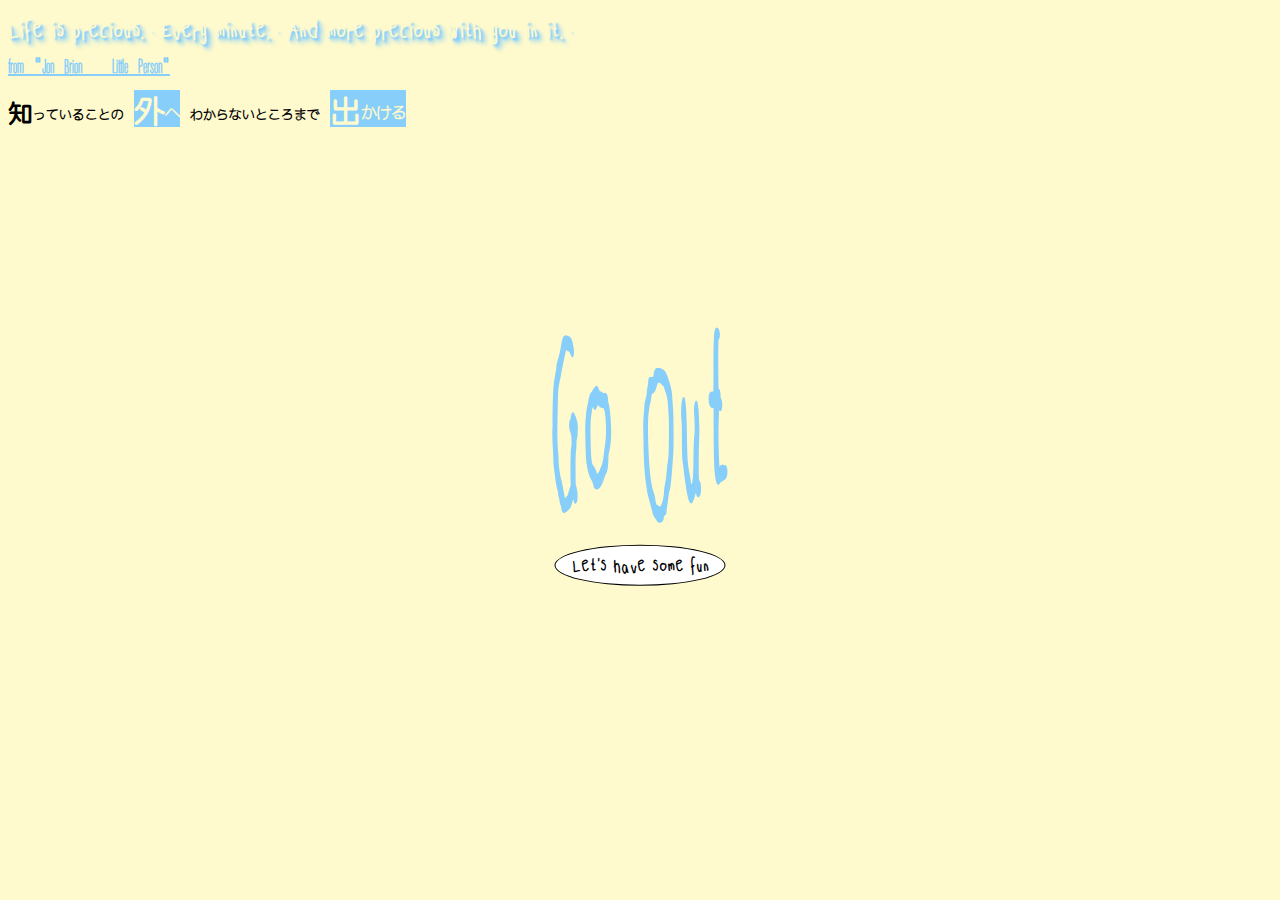
<file: index.html>
<!DOCTYPE html>
<html lang="ja">

<head>
    <meta charset="UTF-8" />
    <meta name="viewport" content="width=device-width, initial-scale=1.0" />
    <meta name="format-detection" content="telephone=no" />

    <link rel="manifest" href="./manifest.json">
    <link rel="icon" href="./profile/favicon.png" />
    <link rel="icon" href="./profile/mobile.png" sizes="192x192" />
    <link rel="apple-touch-icon-precomposed" href="./profile/mobile.png" sizes="180x180" />

    <!--og:meta-->
    <title>Go Out | 行ったことのない場所へ行く</title>
    <meta property="og:type" content="website" />
    <meta property="og:url" content="/" />
    <meta content="Go Out | 行ったことのない場所へ行く" property="og:title" />
    <meta content="知っていることの 外へ わからないところまで 出かける" name="description" />
    <meta content="知っていることの 外へ わからないところまで 出かける" property="og:description" />

    <!-- Twitter -->
    <meta name="twitter:card" content="summary_large_image" />
    <meta name="twitter:image" content="./profile/card.png" />
    <meta property="og:image" content="./profile/card.png" />

    <!-- Mapbox -->
    <link href="https://api.mapbox.com/mapbox-gl-js/v3.10.0/mapbox-gl.css" rel="stylesheet">
    <script src="https://api.mapbox.com/mapbox-gl-js/v3.10.0/mapbox-gl.js"></script>

    <link rel="stylesheet" href="./profile/fonts/style.css" />
    <link rel="stylesheet" href="./mapbox/popup/style.css" />
    <link rel="stylesheet" href="./index.css" />
</head>

<body>
    <main>
        <h1>
            <strong>Go Out</strong>
            <button type="button" onclick="enter()">Let's have some fun</button>
        </h1>
        <section>
            <h2>
                <b id="latlng">Life is precious. Every minute. And more precious with you in it.</b><br>
                <u id="address">from "Jon Brion - Little Person"</u>
            </h2>
            <h3>
                <u>知っていることの</u>
                <b>外へ</b>
                <u>わからないところまで</u>
                <b>出かける</b>
            </h3>
        </section>
        <div id="map"></div>
    </main>
    <script src="./mapbox/script.js"></script>
    <script src="./mapbox/rotating.js"></script>
    <script src="./mapbox/popup/index.js"></script>
    <script src="./mapbox/polygon/heard.js"></script>
    <script src="./mapbox/polygon/do.js"></script>
    <script src="./mapbox/geocoder/search.js"></script>

    <script>
        function enter() {
            document.querySelector("main h1").hidden = true;
            document.querySelector("main h3").hidden = true;
            userInteracting = !0
        };
    </script>
</body>

</html>
</file>
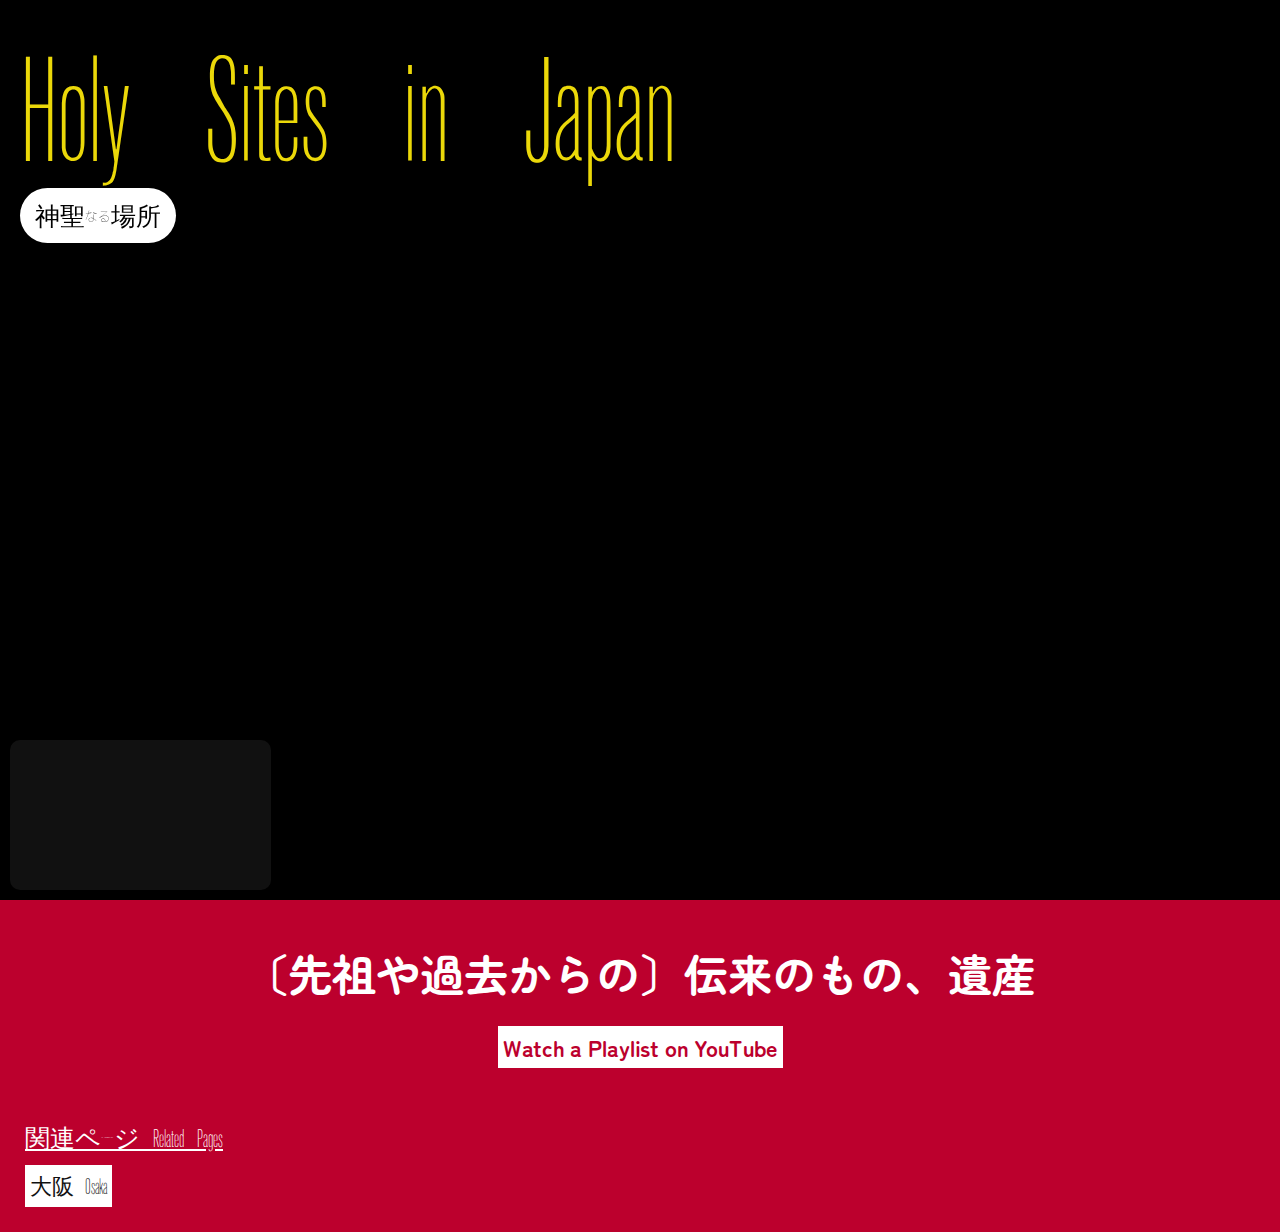
<file: legacy/index.html>
<!DOCTYPE html>
<html lang="ja">

<head>
    <meta charset="UTF-8">
    <meta name="viewport" content="width=device-width, initial-scale=1.0">
    <meta name="format-detection" content="telephone=no">

    <!--og:meta-->
    <meta content="website" property="og:type">
    <title>神聖なる場所 🎌 Holy Sites in Japan</title>
    <meta content="神聖なる場所 🎌 Holy Sites in Japan" property="og:title">
    <meta content="（Shinto）shrines and（Buddhist）temples and more" name="description">
    <meta content="（Shinto）shrines and（Buddhist）temples and more" property="og:description">

    <!--for Twitter-->
    <meta content="summary_large_image" name="twitter:card">
    <meta content="https://creative-community.space/map/legacy/" property="og:url">
    <meta content="https://creative-community.space/map/legacy/index.png" property="og:image">
    <meta content="https://creative-community.space/map/legacy/index.png" name="twitter:image:src">

    <link rel="icon" href="../profile/img/favicon.png">
    <link rel="icon" href="../profile/img/mobile.png" sizes="192x192">
    <link rel="apple-touch-icon-precomposed" href="../profile/img/mobile.png" sizes="180x180">
    <link rel="stylesheet" href="../relax/index.css">
    <link rel="stylesheet" href="style.css">

    <script src="../relax/index.v1.js"></script>
    <script>
        // ?area=エリア&name=名前
        const urlParam = location.search.substring(1)
        if (urlParam) {
            let paramArr = [],
                param = urlParam.split('&')
            for (arr = 0; arr < param.length; arr++) {
                var paramItem = param[arr].split('=')
                paramArr[paramItem[0]] = paramItem[1]
            }
            const json = paramArr.area + "/" + paramArr.name + '.json'
            indexJSON(json)
        } else {
            indexJSON('index.json')
        }
    </script>

    <link rel="preconnect" href="https://fonts.googleapis.com">
    <link rel="preconnect" href="https://fonts.gstatic.com" crossorigin>
    <link href="https://fonts.googleapis.com/css2?family=Zen+Maru+Gothic&display=swap" rel="stylesheet">
</head>

<body class="start">
    <main>
        <header>
            <h1>
                <strong>Holy Sites in Japan</strong>
                <small id="year"></small>
            </h1>
            <button id="play" type="button">神聖なる場所</button>
            <h2>
                <strong id="month"></strong>
                <strong id="day"></strong>
            </h2>
        </header>
        <canvas></canvas>
        <fieldset></fieldset>
    </main>

    <article>
        <address id="title">山・岩・木々などの自然に宿る無数の土着の神々に対する古代の信仰が残る場所</address>
    </article>
</body>

</html>
</file>
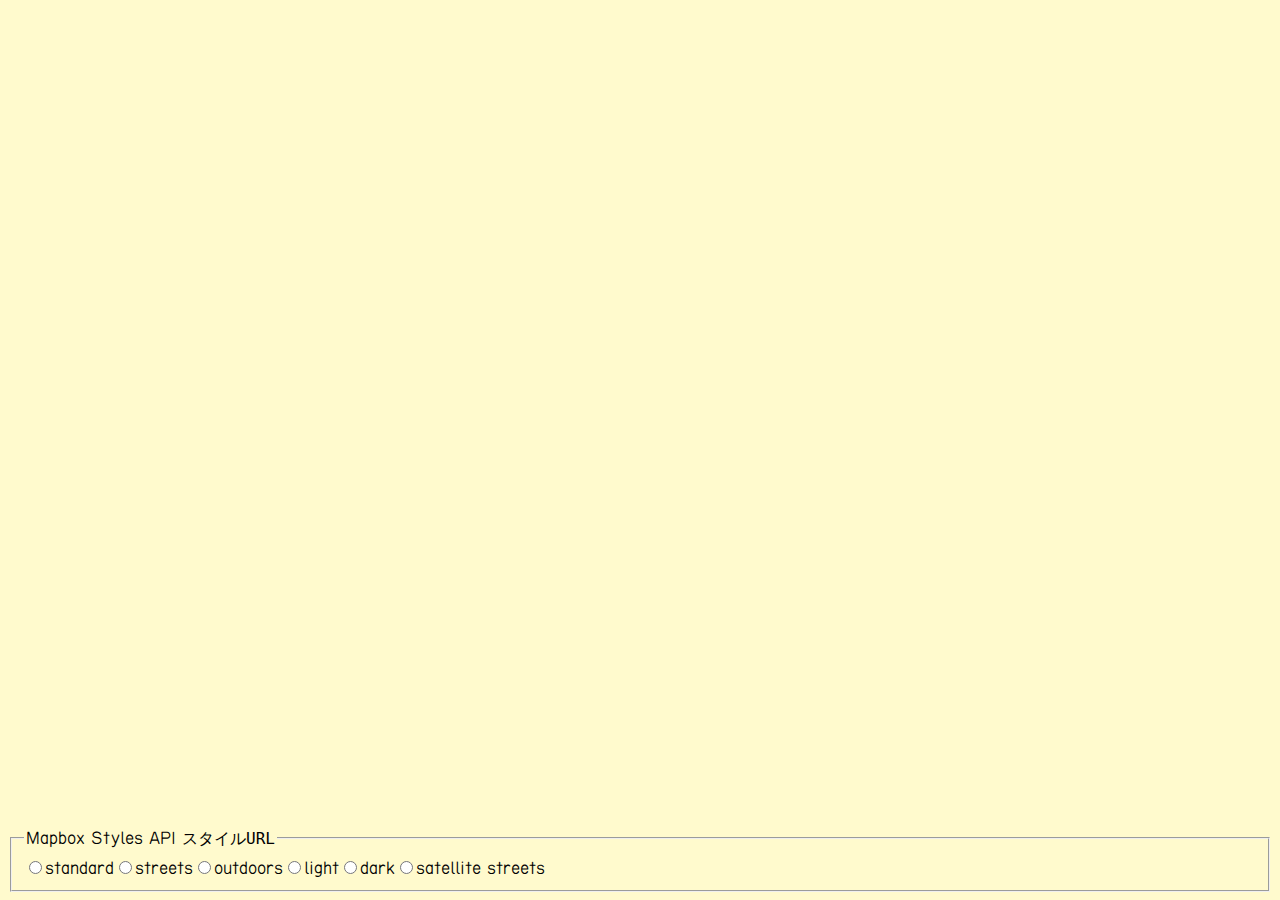
<file: mapbox/index.html>
<!DOCTYPE html>
<html lang="ja">

<head>
    <meta charset="UTF-8" />
    <meta name="viewport" content="width=device-width, initial-scale=1.0" />
    <meta name="format-detection" content="telephone=no" />
    <link rel="icon" href="../profile/favicon.png" />

    <!--og:meta-->
    <title>Go Out | 行ったことのない場所へ行く</title>
    <meta content="知っていることの 外へ わからないところまで 出かける" name="description" />

    <!-- Mapbox -->
    <link href="https://api.mapbox.com/mapbox-gl-js/v3.10.0/mapbox-gl.css" rel="stylesheet">
    <script src="https://api.mapbox.com/mapbox-gl-js/v3.10.0/mapbox-gl.js"></script>

    <!-- Mapbox geocoder -->
    <script
        src="https://api.mapbox.com/mapbox-gl-js/plugins/mapbox-gl-geocoder/v5.0.3/mapbox-gl-geocoder.min.js"></script>
    <link rel="stylesheet"
        href="https://api.mapbox.com/mapbox-gl-js/plugins/mapbox-gl-geocoder/v5.0.3/mapbox-gl-geocoder.css"
        type="text/css">

    <link rel="stylesheet" href="../profile/fonts/style.css" />
    <link rel="stylesheet" href="../index.css" />
</head>

<body>
    <main>
        <section>
            <div id="geocoder" class="geocoder"></div>
            <h1 hidden>Go Out</h1>
            <h2>
                <b id="latlng"></b><br>
                <u id="address"></u>
            </h2>
        </section>
        <div id="map"></div>
    </main>
    <footer>
        <fieldset id="styles">
          <legend>Mapbox Styles API <code id="url">スタイルURL</code></legend>
        </fieldset>
    </footer>
    <script src="./script.js"></script>
    <script src="./style.js"></script>
    <script src="./rotating.js"></script>
    <script src="./geocoder/search.js"></script>
</body>

</html>
</file>
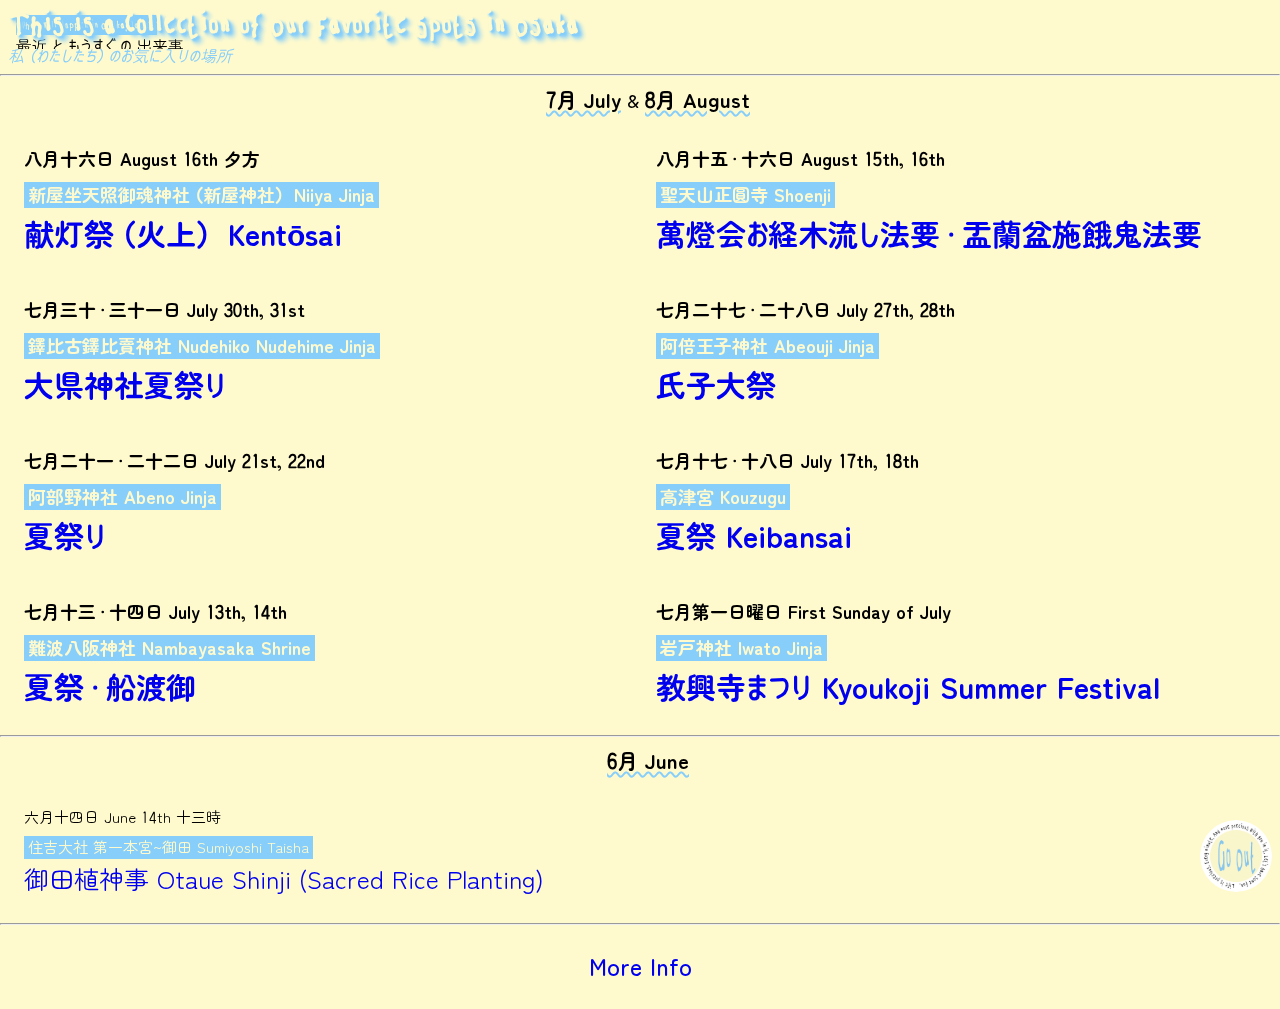
<file: osaka/index.html>
<!DOCTYPE html>
<html lang="ja">

<head>
    <meta charset="utf-8" />
    <meta name="viewport" content="width=device-width, initial-scale=1" />
    <meta name="format-detection" content="telephone=no" />
    <meta property="og:type" content="website">
    <meta name="twitter:card" content="summary_large_image">
    <meta property="twitter:domain" content="creative-community.space">

    <title>Osaka Map | 大阪観光マップ</title>
    <meta property="og:title" content="___">
    <meta name="twitter:title" content="___">

    <meta name="description" content="優雅にゆっくり憩える場所 | This is the Collection of Fancy and Relaxin' Spot in Osaka">
    <meta property="og:description" content="___">
    <meta name="twitter:description" content="___">

    <meta property="og:url" content="https://creative-community.space/map/osaka/">
    <meta property="twitter:url" content="https://creative-community.space/map/osaka/">
    <meta property="og:image" content="https://creative-community.space/map/osaka/img/card.png">
    <meta name="twitter:image:src" content="https://creative-community.space/map/osaka/img/card.png">

    <link rel="preconnect" href="https://fonts.googleapis.com">
    <link rel="preconnect" href="https://fonts.gstatic.com" crossorigin>
    <link href="https://fonts.googleapis.com/css2?family=Libre+Baskerville:ital@0;1&family=Zen+Maru+Gothic&display=swap"
        rel="stylesheet">

    <link rel="icon" href="../profile/img/favicon.png">
    <link rel="icon" href="../profile/img/mobile.png" sizes="192x192">
    <link rel="apple-touch-icon-precomposed" href="../profile/img/mobile.png" sizes="180x180">

    <link rel="stylesheet" href="../profile/css/style.css">
    <link rel="stylesheet" href="../profile/css/index.css">
    <link rel="stylesheet" href="../profile/css/marker.css">
    <link rel="stylesheet" href="../profile/css/popup.css">
    <link rel="stylesheet" href="../profile/css/article.css">

    <style>
        #title strong {
            display: block;
            transform: scale(0.75, 5);
            pointer-events: none;
            user-select: none;
        }

        header address a {
            font-size: 150%;
        }

        header h3 a {
            margin-top: 1rem;
            font-size: 175%;
        }
    </style>

    <!-- Mapbox -->
    <script src='https://api.mapbox.com/mapbox-gl-js/v2.14.1/mapbox-gl.js'></script>
    <link href='https://api.mapbox.com/mapbox-gl-js/v2.14.1/mapbox-gl.css' rel='stylesheet' />

    <script src="../profile/js/mapbox.v2.2.js"></script>
    <script src="ferry/index.js"></script>
    <script src="bayarea/index.js"></script>
    <script src="chuo/index.js"></script>
    <script src="higashi/index.js"></script>
    <script src="hokusetsu/index.js"></script>
    <script src="kawachi/index.js"></script>
    <script src="kita/index.js"></script>
    <script src="minami/index.js"></script>
    <script src="sakai/index.js"></script>
    <script src="senshu/index.js"></script>
    <script src="sumiyoshi/index.js"></script>

    <script>
        const now = new Date();
        let thismonth = now.getMonth() + 1;

        const urlParam = location.search.substring(1)
        let directory = "../",
            center,
            bounds,
            zoom;

        // ?area=エリア
        if (urlParam) {
            let paramArr = [],
                param = urlParam.split('&')
            for (arr = 0; arr < param.length; arr++) {
                var paramItem = param[arr].split('=')
                paramArr[paramItem[0]] = paramItem[1]
            }

            if (paramArr.area === 'bayarea') {
                center = [135.42872404242706, 34.65462309365647];
                bounds = [
                    [135.3437243596614, 34.60829846093506], // 南西座標
                    [135.48218612903673, 34.68547442174669] // 北東座標
                ]
                zoom = 12.5;
                window.addEventListener("DOMContentLoaded", () => {
                    addMarker(osakaBayarea.features)
                    addMarker(osakaFerry.features)
                });
            } else if (paramArr.area === 'chuo') {
                center = [135.50987338526778, 34.681187142064886];
                bounds = [
                    [135.47958780746262, 34.667871638990064], // 南西座標
                    [135.535959773211, 34.69576884875232] // 北東座標
                ]
                zoom = 14.5;
                window.addEventListener("DOMContentLoaded", () => {
                    addMarker(osakaChuo.features)
                });
            } else if (paramArr.area === 'higashi') {
                center = [135.5598338602805, 34.68751557507677];
                bounds = [
                    [135.52373491013066, 34.63311462122401], // 南西座標
                    [135.60260767024874, 34.742944833281726] // 北東座標
                ]
                zoom = 14;
                window.addEventListener("DOMContentLoaded", () => {
                    addMarker(osakaHigashi.features)
                });
            } else if (paramArr.area === 'hokusetsu') {
                center = [135.55905251463872, 34.830078046438615];
                bounds = [
                    [135.35370889521238, 34.736950169429704], // 南西座標
                    [135.73123768093225, 35.02741818806101] // 北東座標
                ]
                zoom = 12.5;
                window.addEventListener("DOMContentLoaded", () => {
                    addMarker(osakaHokusetsu.features)
                });
            } else if (paramArr.area === 'kawachi') {
                center = [135.65072330853974, 34.66994460100712];
                bounds = [
                    [135.58371367188641, 34.571122022], // 南西座標
                    [135.74940772762903, 34.89676688490299] // 北東座標
                ]
                zoom = 12.5;
                window.addEventListener("DOMContentLoaded", () => {
                    addMarker(osakaKawachi.features)
                });
            } else if (paramArr.area === 'kita') {
                center = [135.49768172955453, 34.703197524345484];
                bounds = [
                    [135.40982161628477, 34.670631768604935], // 南西座標
                    [135.56077328151952, 34.7573560429971] // 北東座標
                ]
                zoom = 13.5;
                window.addEventListener("DOMContentLoaded", () => {
                    addMarker(osakaKita.features)
                });
            } else if (paramArr.area === 'minami') {
                center = [135.5062480893037, 34.652403484554824];
                bounds = [
                    [135.47596673180095, 34.620797469125364], // 南西座標
                    [135.53350023221066, 34.67560335965379] // 北東座標
                ]
                zoom = 14.5;
                window.addEventListener("DOMContentLoaded", () => {
                    addMarker(osakaMinami.features)
                });
            } else if (paramArr.area === 'sakai') {
                center = [135.50012524849802, 34.5239972993108];
                bounds = [
                    [135.38526278033711, 34.40613068725279], // 南西座標
                    [135.6752160271494, 34.60276528719615] // 北東座標
                ]
                zoom = 12.5;
                window.addEventListener("DOMContentLoaded", () => {
                    addMarker(osakaSakai.features)
                });
            } else if (paramArr.area === 'senshu') {
                center = [135.31714877542356, 34.41112732960826];
                bounds = [
                    [135.0948588569328, 34.27236024823], // 南西座標
                    [135.67799380900885, 34.52583422863785] // 北東座標
                ]
                zoom = 11.5;
                window.addEventListener("DOMContentLoaded", () => {
                    addMarker(osakaSenshu.features)
                });
            } else if (paramArr.area === 'sumiyoshi') {
                center = [135.52014912493667, 34.61246680749784];
                bounds = [
                    [135.4632947758127, 34.58751531219775], // 南西座標
                    [135.58565488963143, 34.645628700753576] // 北東座標
                ]
                zoom = 13.5;
                window.addEventListener("DOMContentLoaded", () => {
                    addMarker(osakaSumiyoshi.features)
                });
            }
        } else {
            center = [135.5020763952882, 34.69376772507822];
            bounds = [
                [135.0948588569328, 34.27236024823], // 南西座標
                [135.73123768093225, 35.02741818806101] // 北東座標
            ]
            zoom = 10.5;
            window.addEventListener("DOMContentLoaded", () => {
                addMarker(gooutArr.features)
                addMarker(osakaBayarea.features)
                addMarker(osakaChuo.features)
                addMarker(osakaHigashi.features)
                addMarker(osakaHokusetsu.features)
                addMarker(osakaKawachi.features)
                addMarker(osakaKita.features)
                addMarker(osakaMinami.features)
                addMarker(osakaSakai.features)
                addMarker(osakaSenshu.features)
                addMarker(osakaSumiyoshi.features)
                addMarker(osakaFerry.features)
            });
        }

        // IFrame Player API の読み込み
        if (!/Android|webOS|iPhone|iPad|iPod|BlackBerry|IEMobile|Opera Mini/i.test(navigator.userAgent)) {
            const tag = document.createElement('script');
            tag.src = "https://www.youtube.com/player_api";
            const firstScriptTag = document.getElementsByTagName('script')[0];
            firstScriptTag.parentNode.insertBefore(tag, firstScriptTag);

            var player;
            var videoId;

            function onYouTubePlayerAPIReady() {
                player = new YT.Player('player', {
                    playerVars: {
                        'playsinline': 1,
                        'autoplay': 1,
                        'controls': 0,
                        'rel': 0
                    }
                });
            };
        }

        window.addEventListener("load", () => {
            const goout = document.querySelector('#map');
            const title = document.querySelector('#title');
            const dialog = document.querySelector("dialog");
            const close = document.querySelector('dialog #close');
            const menu = document.querySelector('footer button');

            goout.style.pointerEvents = 'auto';
            goout.style.userSelect = 'auto';
            title.hidden = true;
            menu.hidden = false;

            menu.addEventListener('click', function () {
                dialog.showModal();
            })

            close.addEventListener('click', function () {
                dialog.close();
            })

            if (!/Android|webOS|iPhone|iPad|iPod|BlackBerry|IEMobile|Opera Mini/i.test(navigator.userAgent)) {
                const main = document.querySelector('main')
                const thisLatLng = document.querySelector('#latlng');
                const thisAddress = document.querySelector('#address');
                const thisDate = document.querySelector('#datetime');
                main.addEventListener('click', function () {
                    main.hidden = true;
                    thisLatLng.textContent = "";
                    thisAddress.textContent = "";
                    thisDate.textContent = "";
                    player.pauseVideo()
                });
            }

            let year = now.getFullYear();
            document.querySelector('#copy time').innerHTML = year;
        });
    </script>

    <script src="hellocycling.js"></script>
    <script src="../relax/268/osaka/index.js"></script>
</head>

<body>
    <h1 id="title">
        <strong class="goout">Osaka Map</strong>
        <button type="button" class="goout">大阪観光マップ</button>
    </h1>

    <header>
        <h2 id="latlng" class="goout shadow">This is a Collection of Our Favorite Spots in Osaka</h2>
        <address id="address" class="goout">私（わたしたち）のお気に入りの場所</address>
        <h3 id="datetime" class="goout"></h3>
    </header>

    <div id="map"></div>
    <article>
        <nav class="goout">
            <u>What will Happen in Osaka, Japan</u><br>
            最近 と もうすぐ の 出来事
        </nav>
        <hr>
        <h3 class="ja">
            <strong id="thismonth">This Month</strong> &
            <strong id="nextmonth">Next Month</strong>
        </h3>
        <section class="ja" id="next"></section>
        <section class="ja" id="present"></section>
        <hr>
        <h3 class="ja">
            <strong id="lastmonth">Last Month</strong>
        </h3>
        <section class="ja" id="past"></section>
        <hr>
        <section class="ja" id="season">
            <h3><a href="../date/japan/?area=osaka">More Info</a></h3>
        </section>

        <script src="../date/past-present-next.js"></script>
        <script>
            annualJSON('../date/japan/all.json')
            eventJSON('../date/japan/all.json')
            eventJSON('../date/japan/osaka.json')
        </script>
    </article>

    <main hidden>
        <div id="player"></div>
    </main>

    <footer>
        <button type="button" hidden></button>
    </footer>

    <dialog>
        <input type="button" id="close" value="×">
        <details class="goout">
            <summary>エリアを選択する Select a Area of Map</summary>
            <p>
                <a href="?area=kita">梅田・中之島・淀川エリア</a>
                <a href="?area=chuo">心斎橋・本町・大阪城エリア</a>
                <a href="?area=minami">なんば・天王寺・西成エリア</a>
                <a href="?area=sumiyoshi">住吉・長居エリア</a>
                <a href="?area=bayarea">大阪ベイエリア</a>
                <a href="?area=higashi">城北・城東・生野エリア</a>
                <a href="?area=kawachi">河内長野エリア</a>
                <a href="?area=hokusetsu">北摂エリア</a>
                <a href="?area=sakai">堺・泉北エリア</a>
                <a href="?area=senshu">泉州エリア</a>
            </p>
        </details>

        <h3 class="goout">
            ???
            <b>???</b>
            ???
            <u>???</u>
        </h3>

        <form>
            <small id="copy" class="goout">
                Copyright &copy; 2021 -
                <time></time>
                creative-community.space
            </small>
        </form>
    </dialog>

    <script>
        mapboxgl.accessToken = 'pk.eyJ1IjoicGVodSIsImEiOiJja3R4Y3diNmIybTg5Mm9waWgwYTdsc3FyIn0.lVvnPZ3aa6332EaWJIxPaQ';
        let css = 'mapbox://styles/pehu/ckx1e2xhw13kw14s4rjhaiv17';

        const map = new mapboxgl.Map({
            container: 'map',
            center: center,
            style: css,
            zoom: zoom,
            scrollZoom: true,
            projection: 'globe',
            attributionControl: false,
            maxBounds: bounds
        })

        map.addControl(
            new mapboxgl.GeolocateControl({
                positionOptions: {
                    enableHighAccuracy: true
                },
                // デバイスの位置の変更に応じて位置情報を更新
                trackUserLocation: true,
                // デバイスが向いている方向を矢印で描画
                showUserHeading: true
            })
        )
        map.addControl(new mapboxgl.NavigationControl())
        map.addControl(new mapboxgl.FullscreenControl())
    </script>
    <script src="line.v2.js"></script>
    <script src="polygon.v1.js"></script>
</body>

</html>
</file>
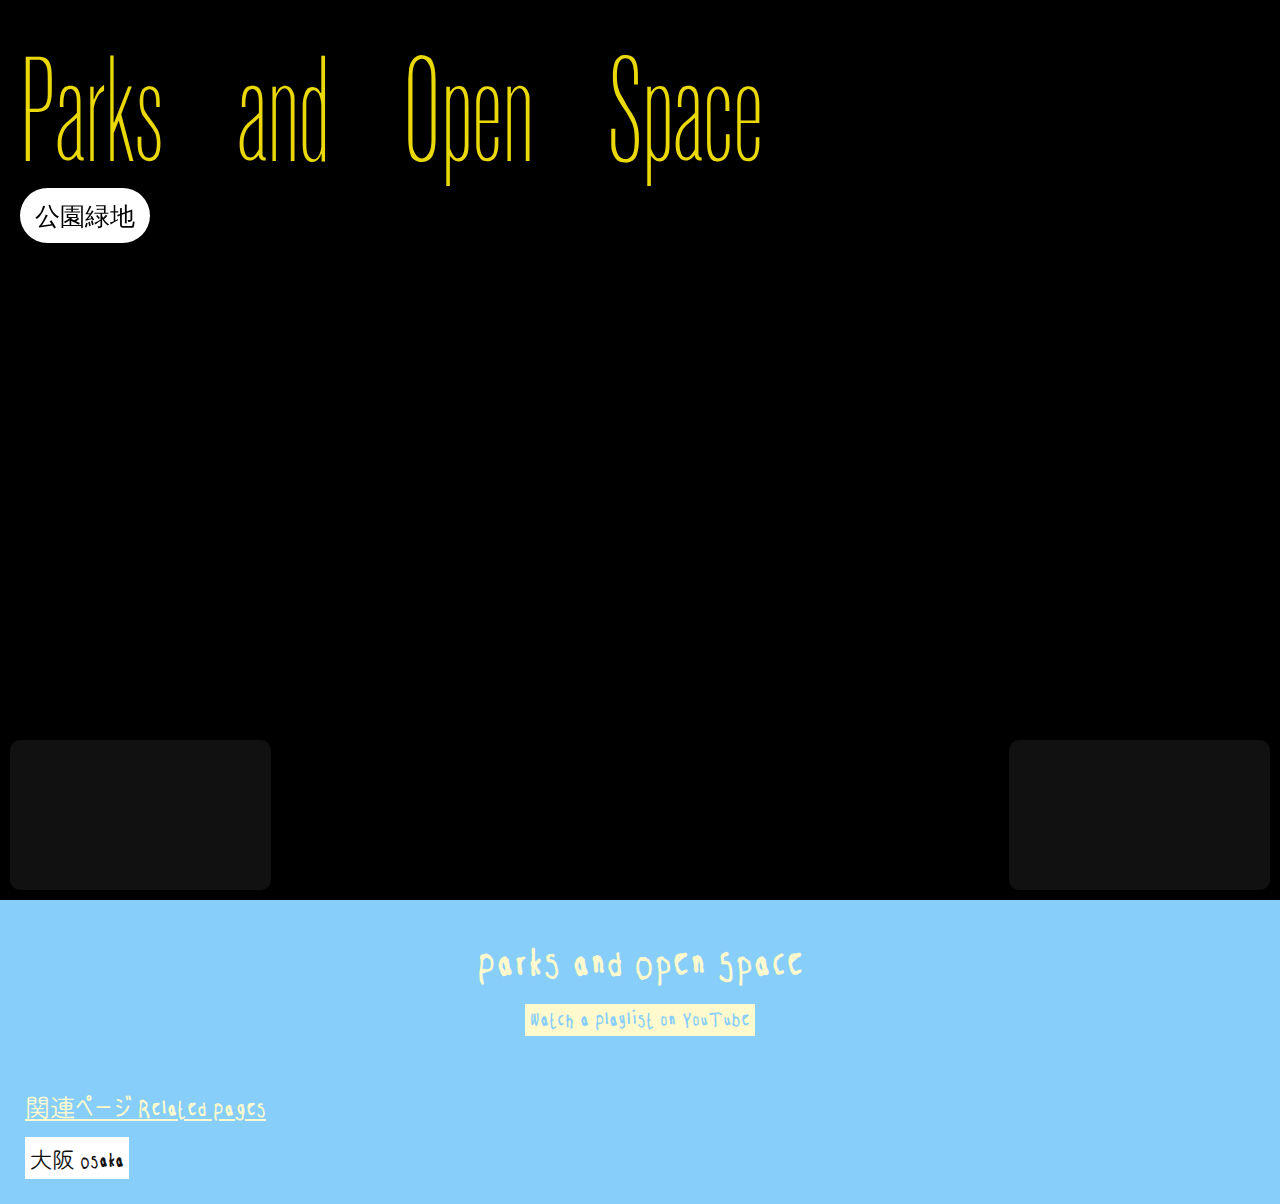
<file: park/index.html>
<!DOCTYPE html>
<html lang="ja">

<head>
    <meta charset="UTF-8">
    <meta name="viewport" content="width=device-width, initial-scale=1.0">
    <meta name="format-detection" content="telephone=no">

    <!--og:meta-->
    <meta content="website" property="og:type">
    <title>公園緑地</title>
    <meta content="公園緑地" property="og:title">
    <meta content="Parks and Open Space" name="description">
    <meta content="Parks and Open Space" property="og:description">

    <!--for Twitter-->
    <meta content="summary_large_image" name="twitter:card">
    <meta content="https://creative-community.space/map/park/" property="og:url">
    <meta content="https://creative-community.space/map/park/index.png" property="og:image">
    <meta content="https://creative-community.space/map/park/index.png" name="twitter:image:src">

    <link rel="icon" href="../profile/img/favicon.png">
    <link rel="icon" href="../profile/img/mobile.png" sizes="192x192">
    <link rel="apple-touch-icon-precomposed" href="../profile/img/mobile.png" sizes="180x180">
    <link rel="stylesheet" href="../relax/index.css">
    <link rel="stylesheet" href="style.css">

    <script src="../relax/index.v1.js"></script>
    <script>
        // ?area=エリア&name=名前
        const urlParam = location.search.substring(1)
        if (urlParam) {
            let paramArr = [],
                param = urlParam.split('&')
            for (arr = 0; arr < param.length; arr++) {
                var paramItem = param[arr].split('=')
                paramArr[paramItem[0]] = paramItem[1]
            }
            const json = paramArr.area + "/" + paramArr.name + '.json'
            indexJSON(json)
        } else {
            indexJSON('index.json')
        }
    </script>

    <link rel="preconnect" href="https://fonts.googleapis.com">
    <link rel="preconnect" href="https://fonts.gstatic.com" crossorigin>
    <link href="https://fonts.googleapis.com/css2?family=Zen+Maru+Gothic&display=swap" rel="stylesheet">
</head>

<body class="start">
    <main>
        <header>
            <h1>
                <strong>Parks and Open Space</strong>
                <small id="year"></small>
            </h1>
            <button id="play" type="button"></button>
            <h2>
                <strong id="month"></strong>
                <strong id="day"></strong>
            </h2>
        </header>
        <canvas></canvas>
        <fieldset></fieldset>
    </main>

    <article>
        <address id="title">公園緑地や都市のみどり</address>
    </article>
</body>

</html>
</file>
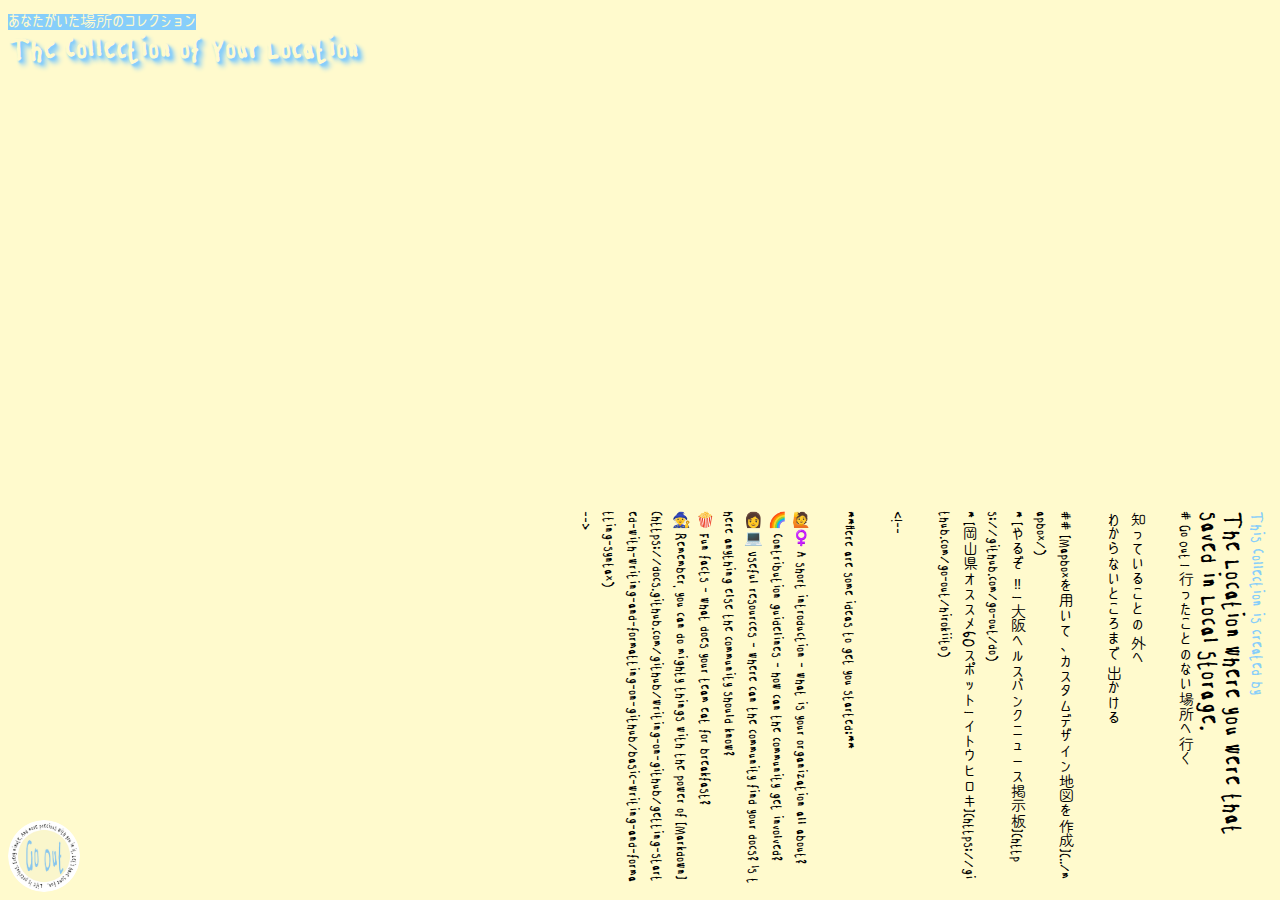
<file: profile/index.html>
<!DOCTYPE html>
<html lang="ja">

<head>
  <meta charset="utf-8" />
  <meta name="viewport" content="width=device-width, initial-scale=1" />
  <meta name="format-detection" content="telephone=no" />

  <!--og:meta-->
  <meta content="website" property="og:type">
  <title>あなたがいた場所のコレクション</title>
  <meta content="あなたがいた場所のコレクション" property="og:title">
  <meta content="The Collection of Your Location" name="description">
  <meta content="The Collection of Your Location" name="og:description">

  <link rel="icon" href="img/favicon.png">
  <link rel="icon" href="img/mobile.png" sizes="192x192">
  <link rel="apple-touch-icon-precomposed" href="img/mobile.png" sizes="180x180">

  <!--for Twitter-->
  <meta content="summary_large_image" name="twitter:card">
  <meta content="https://creative-community.space/map/profile/" property="og:url">
  <meta content="https://creative-community.space/map/profile/img/card.png" property="og:image">
  <meta content="https://creative-community.space/map/profile/img/card.png" name="twitter:image:src">

  <link rel="preconnect" href="https://fonts.googleapis.com">
  <link rel="preconnect" href="https://fonts.gstatic.com" crossorigin>
  <link href="https://fonts.googleapis.com/css2?family=Libre+Baskerville:ital@0;1&family=Zen+Maru+Gothic&display=swap"
    rel="stylesheet">

  <link rel="stylesheet" href="css/style.css">
  <link rel="stylesheet" href="css/profile.css">

  <style>
    .mapboxgl-marker.submit {
      background: lemonchiffon;
      border: lightskyblue solid 0.15rem;
      border-radius: 50%;
      width: 1.5rem;
      height: 1.5rem;
    }
  </style>

  <!-- Mapbox -->
  <script src='https://api.mapbox.com/mapbox-gl-js/v3.0.0/mapbox-gl.js'></script>
  <link href='https://api.mapbox.com/mapbox-gl-js/v3.0.0/mapbox-gl.css' rel='stylesheet' />

  <script
    src="https://api.mapbox.com/mapbox-gl-js/plugins/mapbox-gl-geocoder/v4.7.2/mapbox-gl-geocoder.min.js"></script>
  <link rel="stylesheet"
    href="https://api.mapbox.com/mapbox-gl-js/plugins/mapbox-gl-geocoder/v4.7.2/mapbox-gl-geocoder.css"
    type="text/css" />
</head>

<body>
  <header>
    <u id="address" class="goout">
      あなたがいた場所のコレクション
    </u>
    <h1 id="latlng" class="goout shadow">
      The Collection of Your Location
    </h1>
  </header>

  <dialog>
    <h2>
      <input type="button" id="close" value="×">
      <b class="goout">Add A Location to Your Collection</b><br>
      <small class="relax">あなたがいた場所をコレクションに追加する</small>
    </h2>
    <p>
      <small class="relax">
        ※ 入力欄から場所を検索すると、地図上に移動可能ピンが追加されます。<br>
        コレクションに追加したい場所とピンに誤差がある場合は、正しい場所へピンを移動してください。
      </small>
    </p>
    <div id="geocoder"></div>
    <form post="post">
      <small class="relax">あなたがここにいた日時を選択してください</small>
      <p><input type="datetime-local" id="timestamp" class="goout" required></p>
      <label class="relax" for="comment">Add A Comment コメントを追加</label>
      <textarea name="comment" id="comment" class="goout" rows="7.5"></textarea>
      <button type="submit" id="enter" class="goout">Submit</button>
    </form>
  </dialog>

  <div id="map"></div>

  <footer>
    <ol id="localStorage"></ol>
    <button type="button" id="open"></button>
  </footer>

  <script>
    mapboxgl.accessToken = 'pk.eyJ1IjoicGVodSIsImEiOiJja3R4Y3diNmIybTg5Mm9waWgwYTdsc3FyIn0.lVvnPZ3aa6332EaWJIxPaQ';

    let css = 'mapbox://styles/mapbox/standard',
      center,
      zoom;

    if (!localStorage.getItem("yourInfo")) {
      location.replace('../')
    }

    function getRandomInt(min, max) {
      min = Math.ceil(min)
      max = Math.floor(max)
      return Math.floor(Math.random() * (max - min) + min)
    }

    if (!localStorage.getItem('goout')) {
      let lng = getRandomInt(-180, 180)
      let lat = getRandomInt(-90, 90)
      center = [lng, lat]
      zoom = '1.75'
    } else {
      const geoJSON = JSON.parse(localStorage.getItem('goout'))[0];
      center = [geoJSON.longitude, geoJSON.latitude]
      zoom = '7.5'
    }

    const map = new mapboxgl.Map({
      container: 'map',
      style: css,
      center: center,
      zoom: zoom,
      scrollZoom: true,
      projection: 'mercator',
      attributionControl: false
    });
  </script>

  <script src="../mapbox/rotating.js"></script>
  <script src="../mapbox/search.js"></script>
  <script src="js/profile.js"></script>
</body>

</html>
</file>
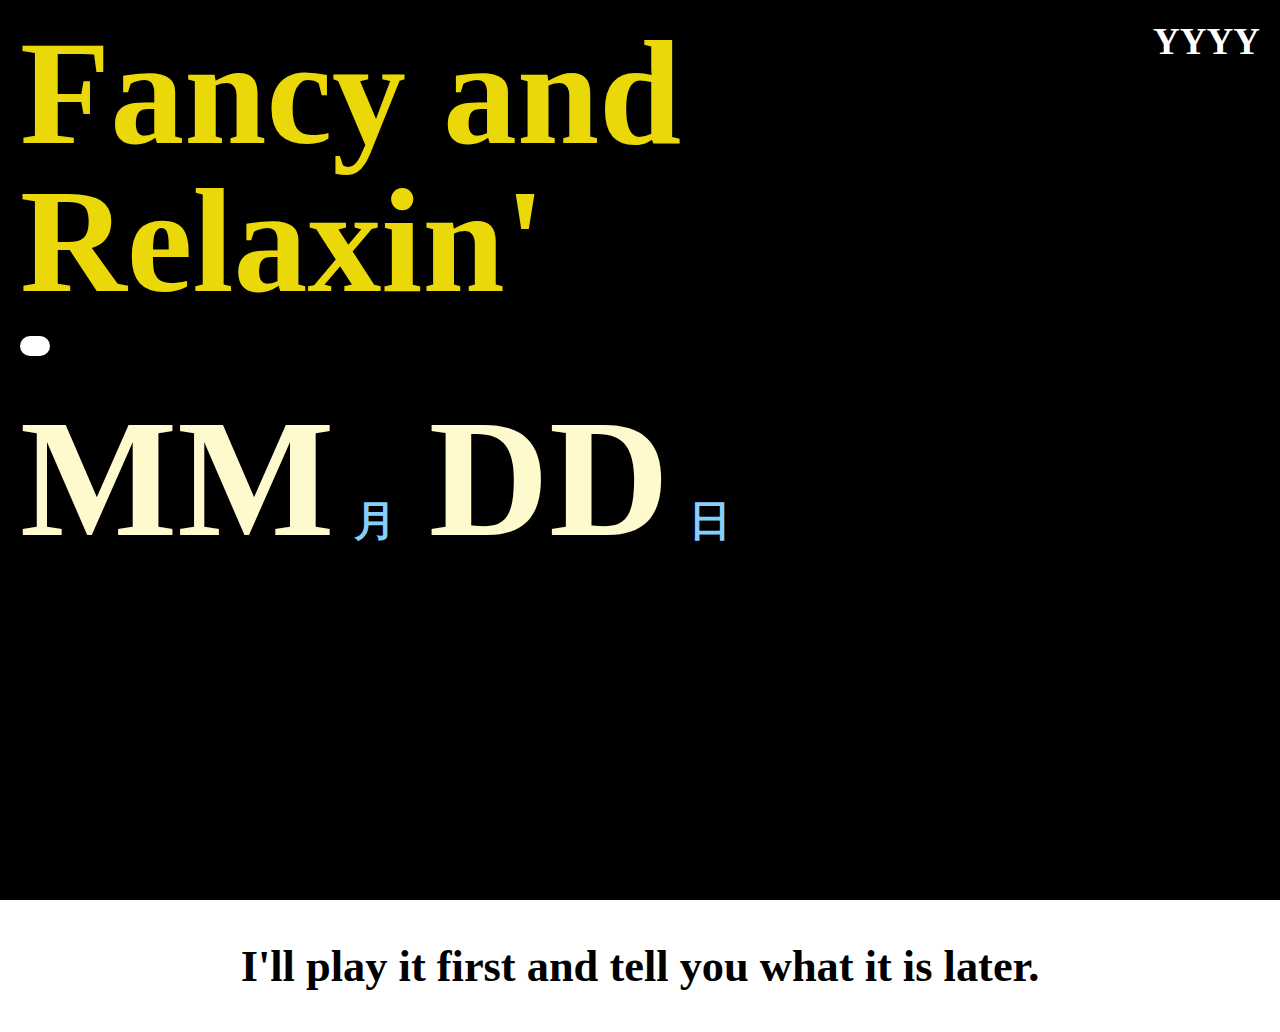
<file: relax/index.html>
<!DOCTYPE html>
<html lang="ja">

<head>
    <meta charset="UTF-8">
    <meta name="viewport" content="width=device-width, initial-scale=1.0">
    <meta name="format-detection" content="telephone=no">

    <!--og:meta-->
    <meta content="website" property="og:type">
    <title>Fancy and Relaxin'</title>
    <meta content="Fancy and Relaxin'" property="og:title">
    <meta content="優雅にゆっくり憩える場所" name="description">
    <meta content="優雅にゆっくり憩える場所" property="og:description">

    <!--for Twitter-->
    <meta content="summary_large_image" name="twitter:card">
    <meta content="https://creative-community.space/map/relax/" property="og:url">
    <meta content="https://creative-community.space/map/relax/index.png" property="og:image">
    <meta content="https://creative-community.space/map/relax/index.png" name="twitter:image:src">

    <link rel="icon" href="../profile/img/favicon.png">
    <link rel="icon" href="../profile/img/mobile.png" sizes="192x192">
    <link rel="apple-touch-icon-precomposed" href="../profile/img/mobile.png" sizes="180x180">
    <link rel="stylesheet" href="index.css">

    <script src="index.v1.js"></script>
    <script>
        // ?id=ID&area=エリア&name=名前
        const urlParam = location.search.substring(1)
        if (urlParam) {
            let paramArr = [],
                param = urlParam.split('&')
            for (arr = 0; arr < param.length; arr++) {
                var paramItem = param[arr].split('=')
                paramArr[paramItem[0]] = paramItem[1]
            }
            const json = paramArr.area + "/" + paramArr.name + '.json'
            indexJSON(paramArr.id + "/" + json)
        } else {
            indexJSON('index.json')
        }
    </script>

    <link rel="preconnect" href="https://fonts.googleapis.com">
    <link rel="preconnect" href="https://fonts.gstatic.com" crossorigin>
    <link href="https://fonts.googleapis.com/css2?family=Zen+Maru+Gothic&display=swap" rel="stylesheet">
</head>

<body class="start">
    <main>
        <header>
            <h1>
                <strong>Fancy and Relaxin'</strong>
                <small id="year"></small>
            </h1>
            <button id="play" type="button"></button>
            <h2>
                <strong id="month"></strong>
                <strong id="day"></strong>
            </h2>
        </header>
        <canvas></canvas>
        <fieldset></fieldset>
    </main>

    <article>
        <address id="title">I'll play it first and tell you what it is later.</address>
    </article>
</body>

</html>
</file>
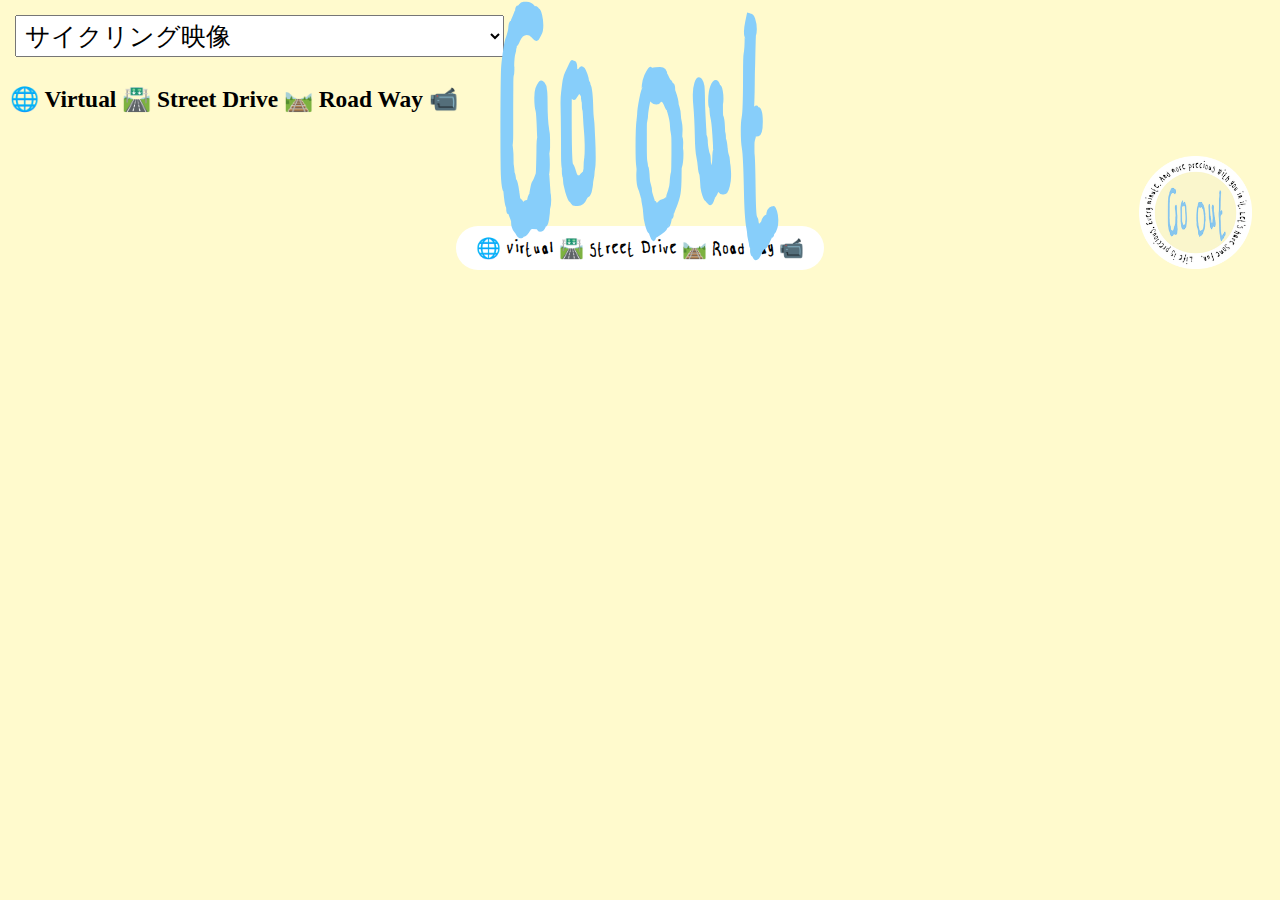
<file: vr/index.html>
<!DOCTYPE html>
<html lang="ja">

<head>
    <meta charset="UTF-8">
    <meta name="viewport" content="width=device-width, initial-scale=1.0">
    <meta name="format-detection" content="telephone=no">
    <script src="index.js"></script>
    <script>
        // ?area=エリア&name=名前
        const urlParam = location.search.substring(1)
        if (urlParam) {
            let paramArr = [],
                param = urlParam.split('&')
            for (arr = 0; arr < param.length; arr++) {
                var paramItem = param[arr].split('=')
                paramArr[paramItem[0]] = paramItem[1]
            }
            const json = paramArr.area + "/" + paramArr.name + '.json'
            indexJSON(json)
        } else {
            indexJSON('index.json');
        }
    </script>

    <!--og:meta-->
    <meta content="website" property="og:type">
    <title>Go Out | 行ったことのない場所へ行く</title>
    <meta content="Go Out | 行ったことのない場所へ行く" property="og:title">
    <meta content="🌐 Virtual 🛣️ Street Drive 🛤️ Road Way 📹" name="description">
    <meta content="🌐 Virtual 🛣️ Street Drive 🛤️ Road Way 📹" property="og:description">

    <link rel="icon" href="../profile/img/favicon.png">
    <link rel="icon" href="../profile/img/mobile.png" sizes="192x192">
    <link rel="apple-touch-icon-precomposed" href="../profile/img/mobile.png" sizes="180x180">

    <!--for Twitter-->
    <meta content="summary_large_image" name="twitter:card">
    <meta content="https://creative-community.space/map/vr/" property="og:url">
    <meta content="https://creative-community.space/map/vr/card.png" property="og:image">
    <meta content="https://creative-community.space/map/vr/card.png" name="twitter:image:src">

    <link rel="stylesheet" href="index.css">

    <link rel="preconnect" href="https://fonts.googleapis.com">
    <link rel="preconnect" href="https://fonts.gstatic.com" crossorigin>
    <link href="https://fonts.googleapis.com/css2?family=Zen+Maru+Gothic&display=swap" rel="stylesheet">
</head>

<body class="start">
    <main>
        <header>
            <small id="year"></small>
            <h1>
                <strong>Go Out</strong>
            </h1>
            <h2>
                <strong id="month"></strong>
                <strong id="day"></strong>
            </h2>
            <button id="play" type="button"></button>
        </header>
    </main>

    <footer>
        <select name="cycling" id="cycling">
            <option selected value="">サイクリング映像</option>
            <option value="?area=osaka&name=tezukayama">帝塚山 ⇄ 北畠</option>
            <option value="?area=osaka&name=container_berth">咲洲コンテナターミナル</option>
            <option value="?area=osaka&name=nanko-minami">住之江公園駅から南港南の西の果てまで</option>
            <option value="?area=osaka&name=port-town">南港ポートタウン</option>
            <option value="?area=osaka&name=taisho">木津川渡船場 ⇄ 千本松渡船場</option>
        </select>
        <h3>
            <strong id="title"></strong>
        </h3>
        <section id="info"></section>
        <div id="links" hidden>
            <h3>関連ページ Related Pages</h3>
        </div>
        <button onclick="location.assign('/map/')"></button>
    </footer>
    <script>
        function valueChange(e) {
            // イベントが発生した時の処理
            e.preventDefault();
            let url = this.value;
            location.assign(url)
        }

        let selectAll = document.querySelectorAll('select');
        selectAll.forEach((select) => {
            select.addEventListener('change', valueChange);
        });
    </script>
</body>

</html>
</file>
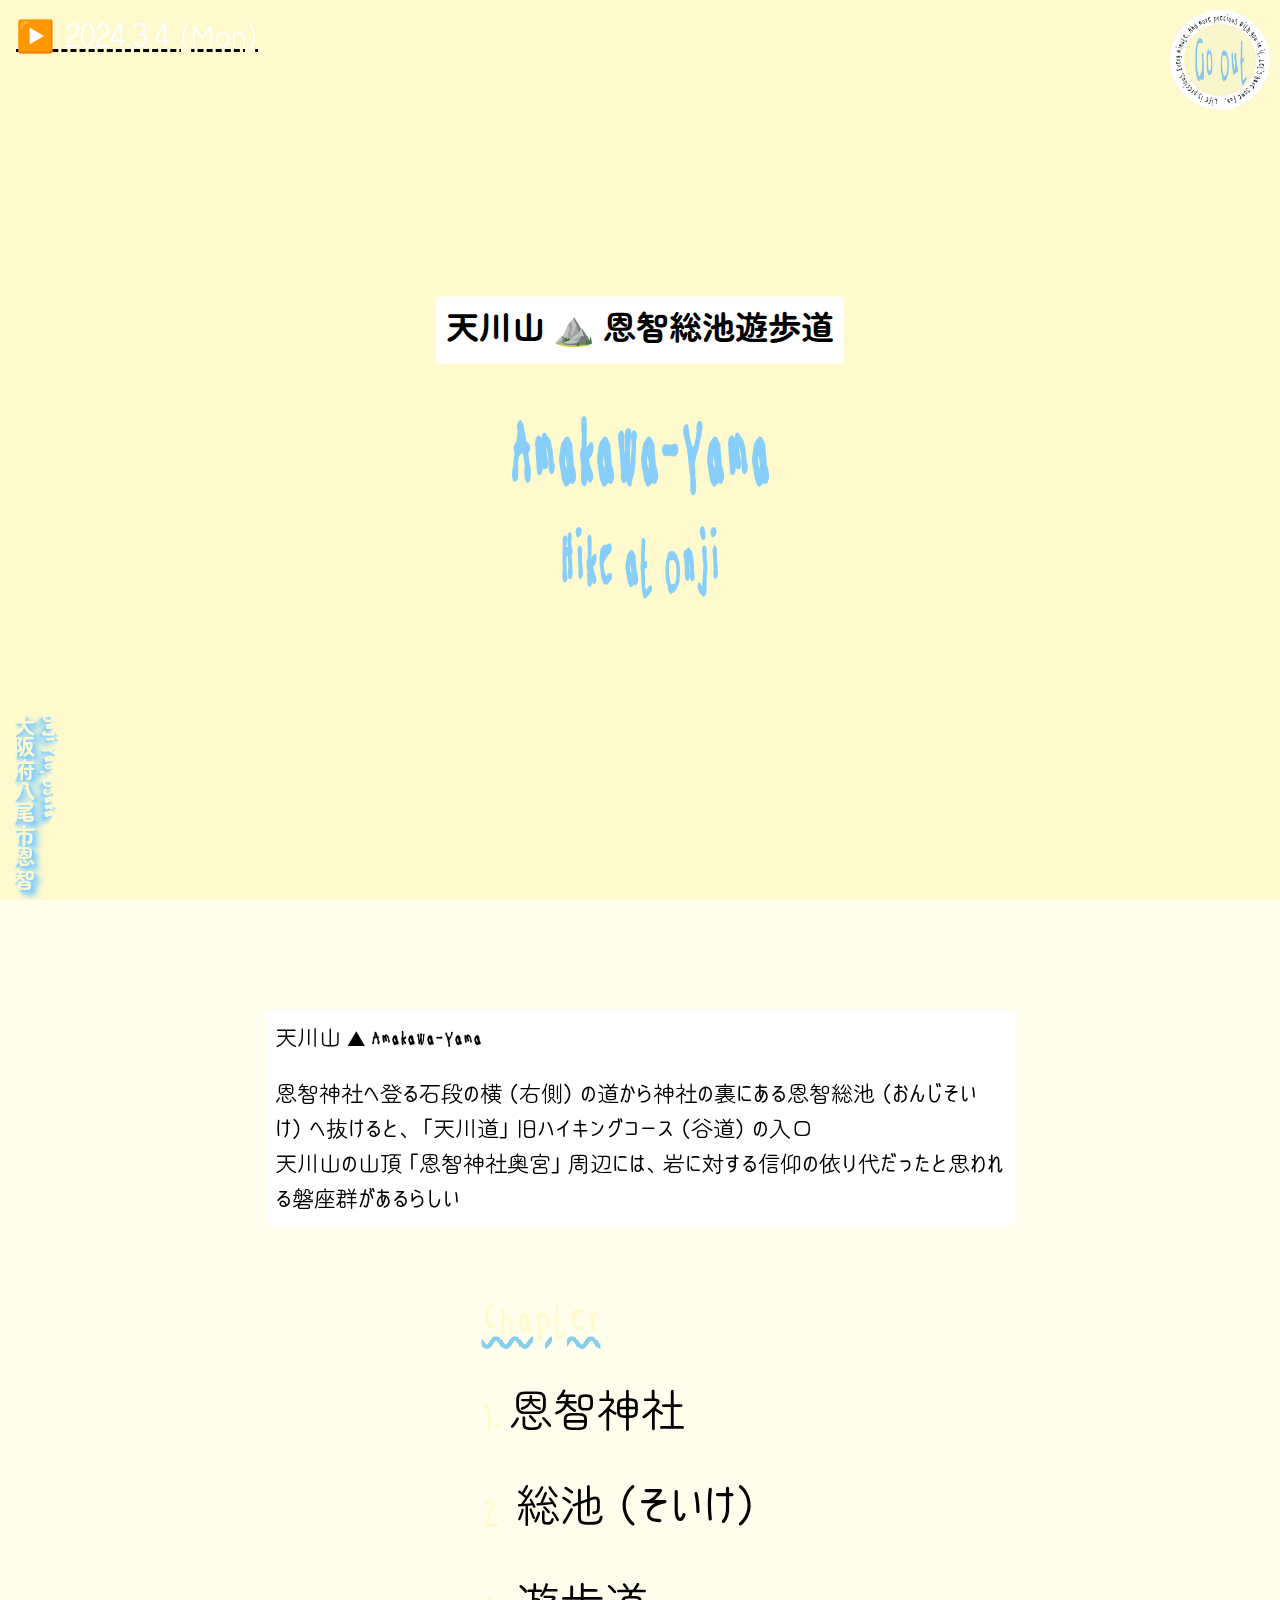
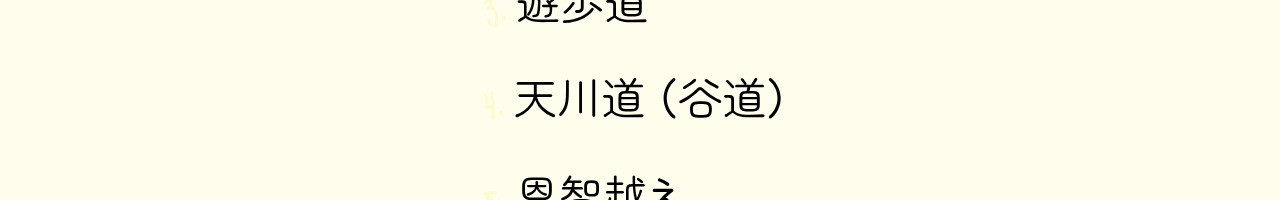
<file: date/amakawa-yama/index.html>
<!DOCTYPE html>
<html lang="ja">

<head>
    <meta charset="utf-8" />
    <meta name="viewport" content="width=device-width, initial-scale=1.0">
    <meta name="format-detection" content="telephone=no" />
    <meta property="og:type" content="article">
    <meta name="twitter:card" content="summary_large_image">
    <meta property="twitter:domain" content="creative-community.space">

    <title>恩智神社 🇯🇵 大阪府八尾市</title>
    <meta property="og:title" content="恩智神社 🇯🇵 大阪府八尾市">
    <meta name="twitter:title" content="恩智神社 🇯🇵 大阪府八尾市">

    <meta name="description" content="大阪府八尾市恩智 ⛩️ Onji Yao, Osaka">
    <meta property="og:description" content="大阪府八尾市恩智 ⛩️ Onji Yao, Osaka">
    <meta name="twitter:description" content="大阪府八尾市恩智 ⛩️ Onji Yao, Osaka">

    <meta property="og:url" content="https://creative-community.space/map/date/amakawa-yama/">
    <meta property="twitter:url" content="https://creative-community.space/map/date/amakawa-yama/">
    <meta property="og:image" content="https://i.ytimg.com/vi/koRG-kG7KeE/sddefault.jpg">
    <meta name="twitter:image" content="https://i.ytimg.com/vi/koRG-kG7KeE/sddefault.jpg">

    <style>
        html {
            font-size: 20px;
        }

        @media screen and (max-width: 1000px) {
            html {
                font-size: 2vw;
            }
        }

        @media (orientation: portrait) {
            html {
                font-size: 3vw;
            }
        }

        video::cue {
            background: transparent;
        }
    </style>

    <link rel="preconnect" href="https://fonts.googleapis.com">
    <link rel="preconnect" href="https://fonts.gstatic.com" crossorigin>
    <link href="https://fonts.googleapis.com/css2?family=Libre+Baskerville:ital@0;1&family=Zen+Maru+Gothic&display=swap"
        rel="stylesheet">

    <script type="text/javascript" src="../index.js"></script>
    <script>
        indexJSON("20240304/index.json")
    </script>

    <link rel="stylesheet" href="../style.css">
    <link rel="icon" href="../../profile/img/favicon.png">
    <link rel="icon" href="../../profile/img/mobile.png" sizes="192x192">
    <link rel="apple-touch-icon-precomposed" href="../../profile/img/mobile.png" sizes="180x180">
</head>

<body>
    <nav>
        <input type="button" data-playing="false" role="switch" />
        <button type="button" id="menu" onclick="changeHidden()"></button>
    </nav>

    <article id="cover">
        <section>
            <h1>
                <u>恩智神社 🇯🇵 大阪府八尾市</u><br>
                <strong>Onji Jinja</strong>
            </h1>
            <h2>
                大阪府八尾市恩智<br>
                <small>Onji Yao, Osaka</small>
            </h2>
        </section>
    </article>

    <article id="readme" hidden>
        <header></header>
        <section></section>
        <footer></footer>
    </article>

    <video id="video" preload="auto" muted playsinline>
        <source id="mp4" type="video/mp4" />
        <track id="captions" srclang="ja" kind="captions" default />
    </video>
</body>

</html>
</file>
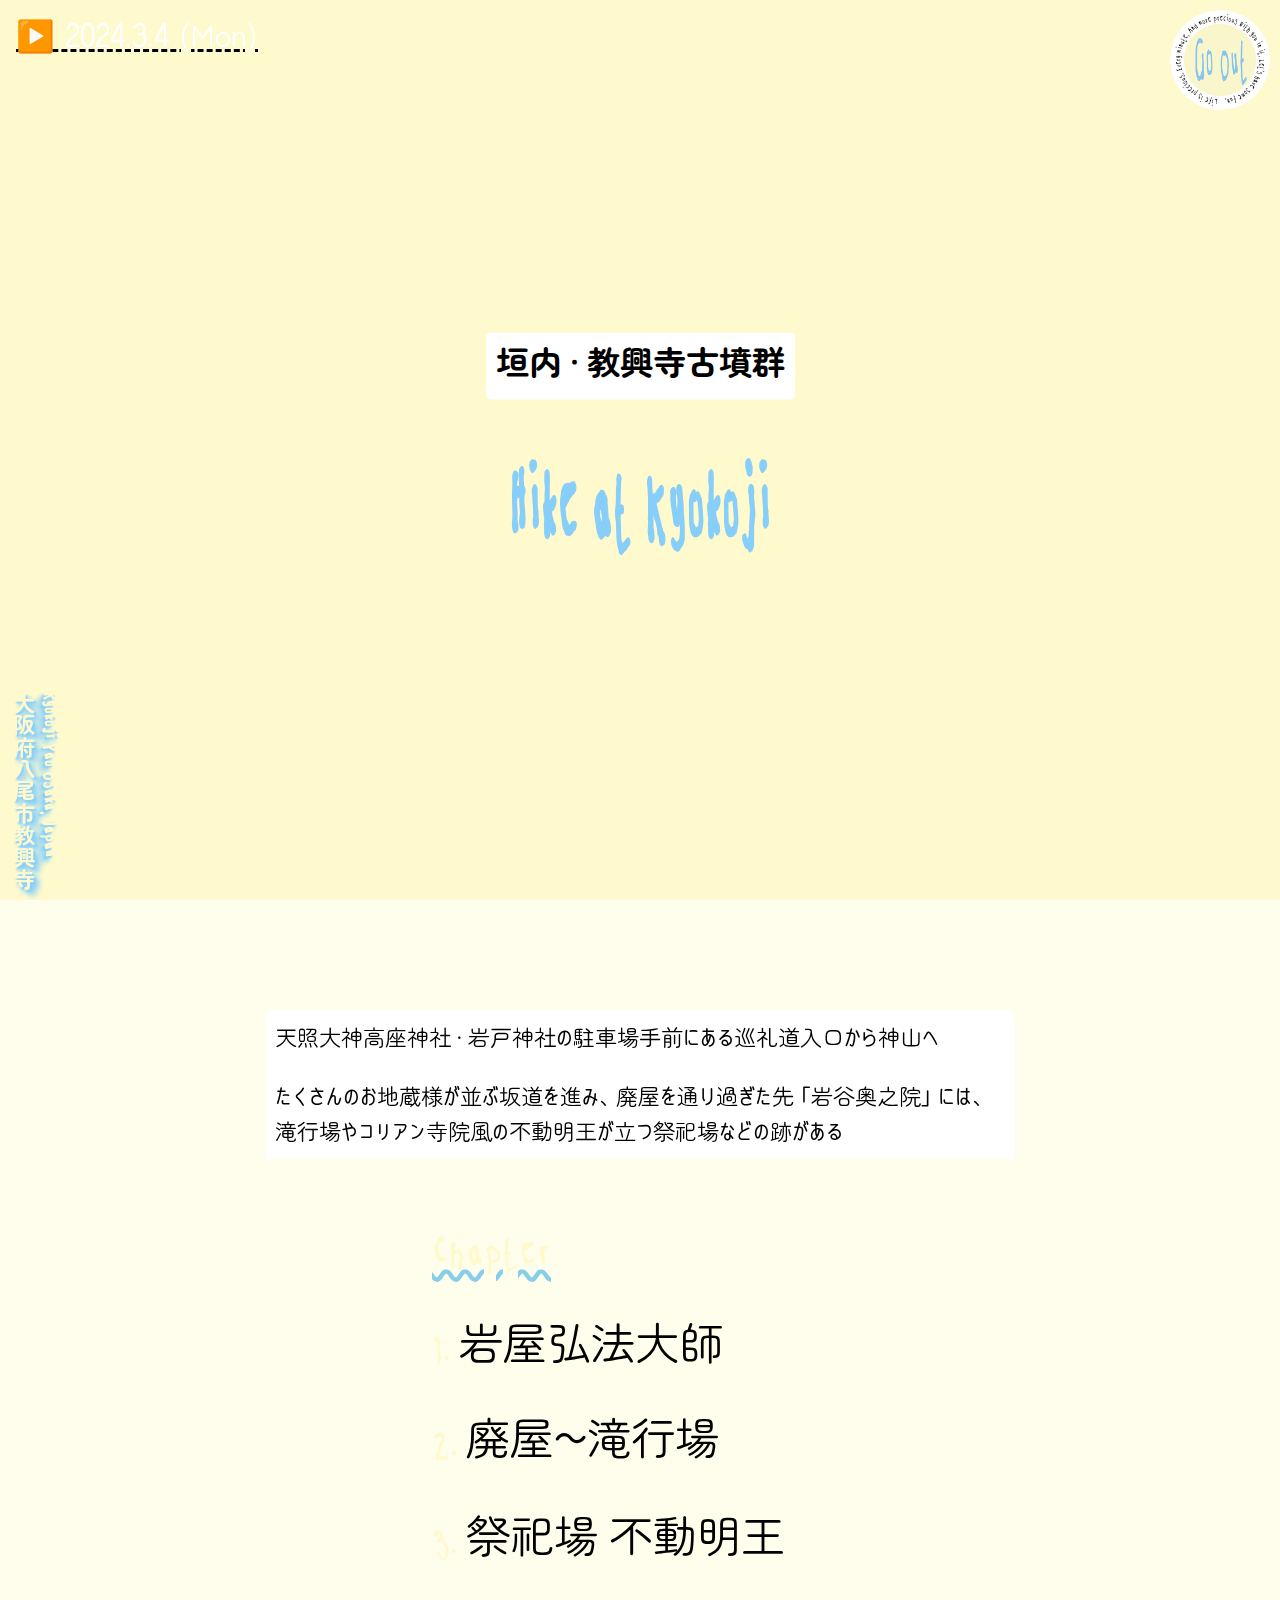
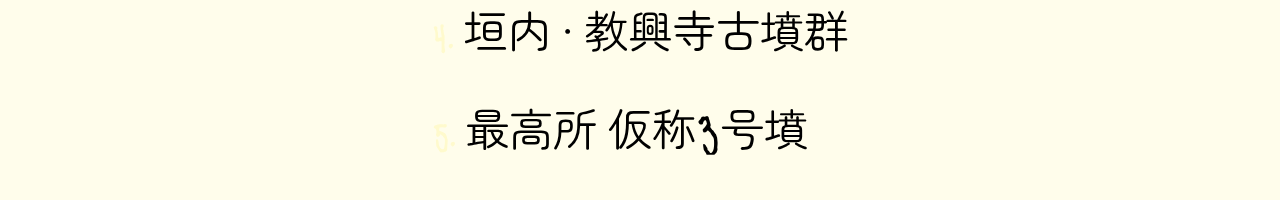
<file: date/amaterasu-iwato/index.html>
<!DOCTYPE html>
<html lang="ja">

<head>
    <meta charset="utf-8" />
    <meta name="viewport" content="width=device-width, initial-scale=1.0">
    <meta name="format-detection" content="telephone=no" />
    <meta property="og:type" content="article">
    <meta name="twitter:card" content="summary_large_image">
    <meta property="twitter:domain" content="creative-community.space">

    <title>天照大神高座神社 🇯🇵 岩戸神社</title>
    <meta property="og:title" content="天照大神高座神社 🇯🇵 岩戸神社">
    <meta name="twitter:title" content="天照大神高座神社 🇯🇵 岩戸神社">

    <meta name="description" content="大阪府八尾市教興寺 ⛩️ Kyokoji Yao Osaka, Japan">
    <meta property="og:description" content="大阪府八尾市教興寺 ⛩️ Kyokoji Yao Osaka, Japan">
    <meta name="twitter:description" content="大阪府八尾市教興寺 ⛩️ Kyokoji Yao Osaka, Japan">

    <meta property="og:url" content="https://creative-community.space/map/date/">
    <meta property="twitter:url" content="https://creative-community.space/map/date/">
    <meta property="og:image" content="https://i.ytimg.com/vi/___/sddefault.jpg">
    <meta name="twitter:image" content="https://i.ytimg.com/vi/___/sddefault.jpg">

    <style>
        html {
            font-size: 20px;
        }

        @media screen and (max-width: 1000px) {
            html {
                font-size: 2vw;
            }
        }

        @media (orientation: portrait) {
            html {
                font-size: 3vw;
            }
        }

        video::cue {
            background: transparent;
        }
    </style>

    <link rel="preconnect" href="https://fonts.googleapis.com">
    <link rel="preconnect" href="https://fonts.gstatic.com" crossorigin>
    <link href="https://fonts.googleapis.com/css2?family=Libre+Baskerville:ital@0;1&family=Zen+Maru+Gothic&display=swap"
        rel="stylesheet">

    <script type="text/javascript" src="../index.js"></script>
    <script>
        const hash = location.hash;
        if (hash) {
            let thisDate = hash.replace('#', '')
            indexJSON(thisDate + "/index.json")
        } else {
            indexJSON("kohun/index.json")
        }
    </script>

    <link rel="stylesheet" href="../style.css">
    <link rel="icon" href="../../profile/img/favicon.png">
    <link rel="icon" href="../../profile/img/mobile.png" sizes="192x192">
    <link rel="apple-touch-icon-precomposed" href="../../profile/img/mobile.png" sizes="180x180">
</head>

<body>
    <nav>
        <input type="button" data-playing="false" role="switch" />
        <button type="button" id="menu" onclick="changeHidden()"></button>
    </nav>

    <article id="cover">
        <section>
            <h1>
                <u>天照大神高座神社 🇯🇵 岩戸神社</u><br>
                <strong><small>Amaterasu-Okami Takakura Jinja and Iwato Jinja</small></strong>
            </h1>
            <h2>
                大阪府八尾市教興寺<br>
                <small>Kyokoji Yao Osaka, Japan</small>
            </h2>
        </section>
    </article>

    <article id="readme" hidden>
        <header></header>
        <section></section>
        <footer></footer>
    </article>

    <video id="video" preload="auto" muted playsinline>
        <source id="mp4" type="video/mp4" />
        <track id="captions" srclang="ja" kind="captions" default />
    </video>
</body>

</html>
</file>
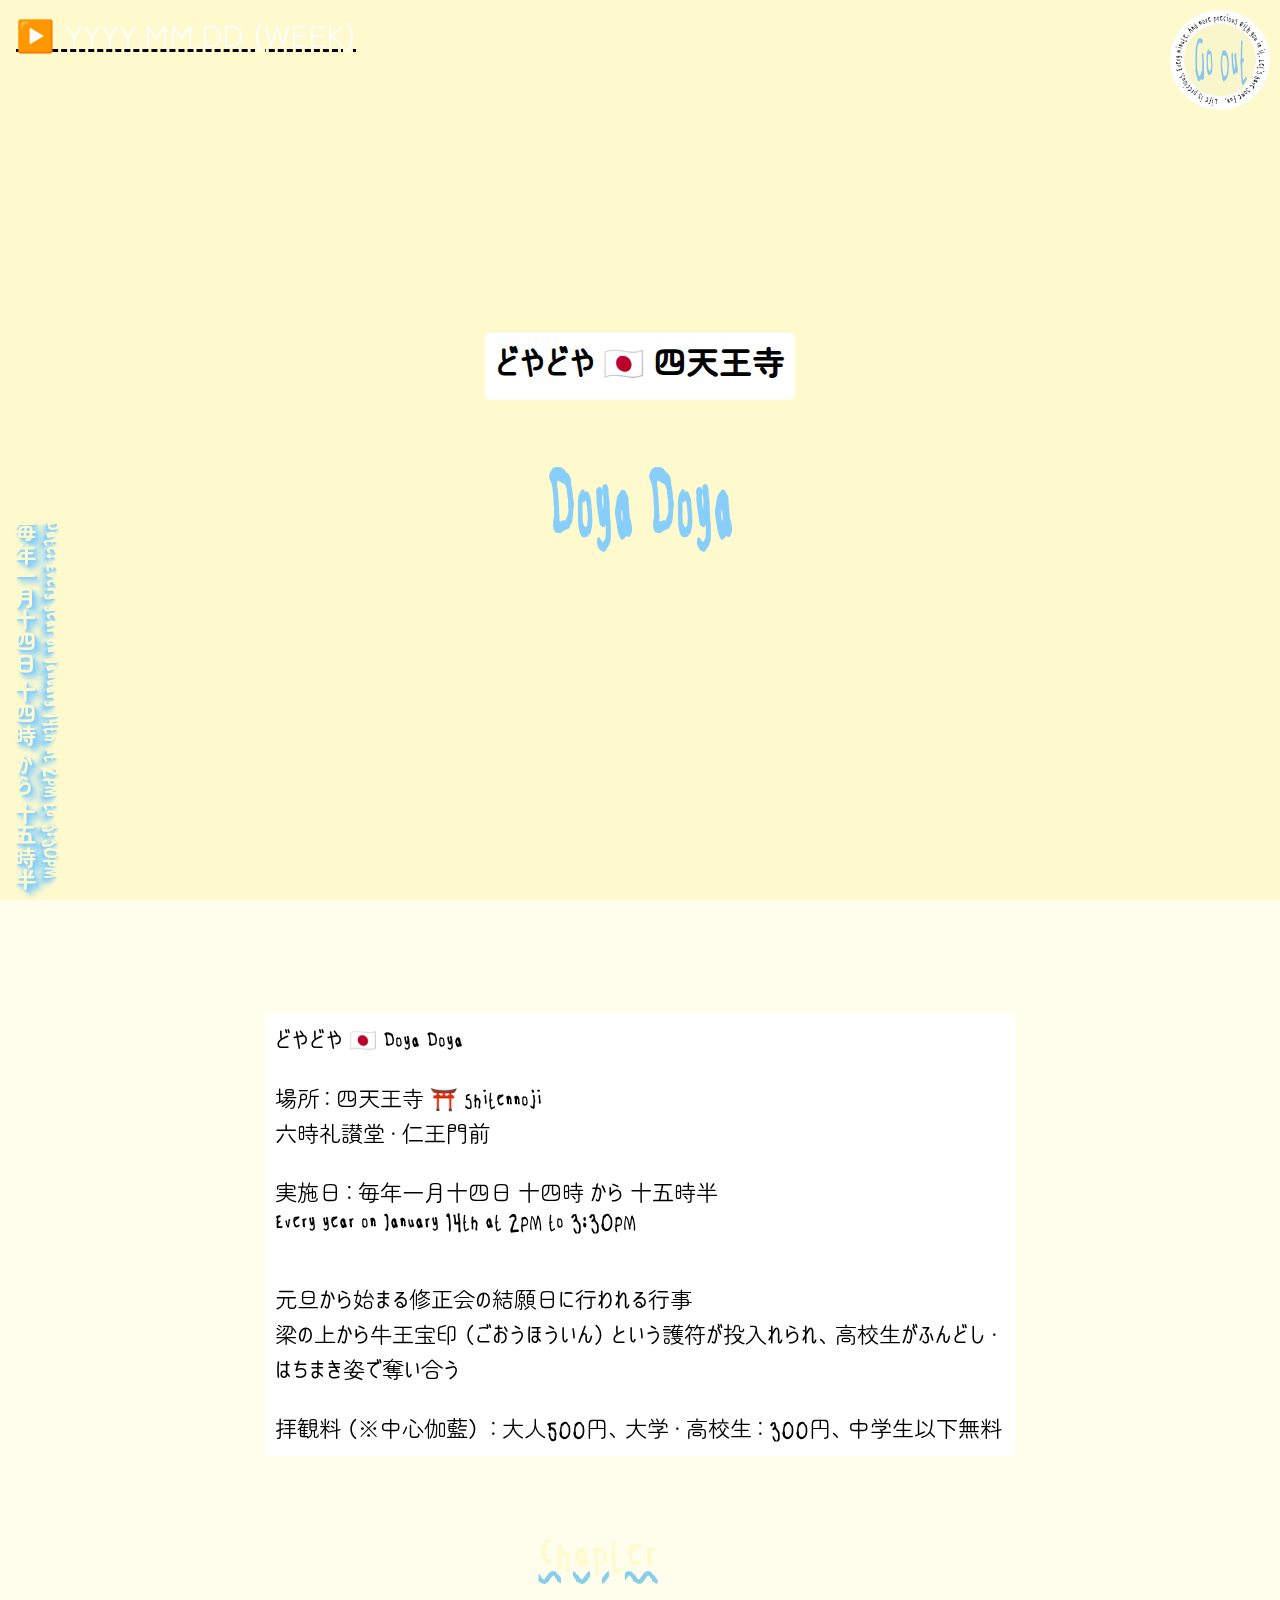
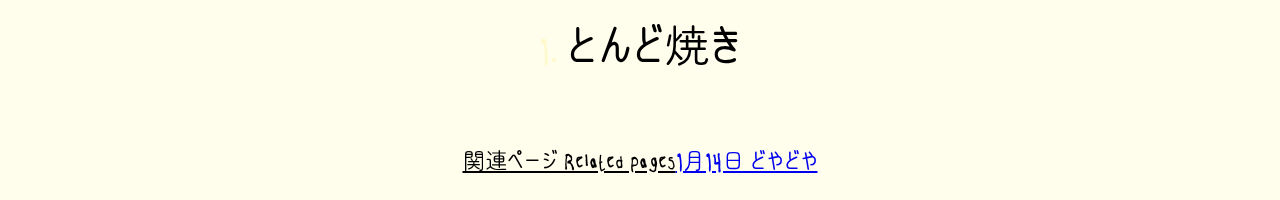
<file: date/doya-doya/index.html>
<!DOCTYPE html>
<html lang="ja">

<head>
    <meta charset="utf-8" />
    <meta name="viewport" content="width=device-width, initial-scale=1.0">
    <meta name="format-detection" content="telephone=no" />
    <meta property="og:type" content="article">
    <meta name="twitter:card" content="summary_large_image">
    <meta property="twitter:domain" content="creative-community.space">

    <title>どやどや 🇯🇵 Doya Doya</title>
    <meta property="og:title" content="どやどや 🇯🇵 Doya Doya">
    <meta name="twitter:title" content="どやどや 🇯🇵 Doya Doya">

    <meta name="description" content="場所：四天王寺 六時礼讃堂・仁王門前 ⛩️ Shitennoji | 実施日：毎年一月十四日 十四時 から 十五時半">
    <meta property="og:description" content="場所：四天王寺 六時礼讃堂・仁王門前 ⛩️ Shitennoji | 実施日：毎年一月十四日 十四時 から 十五時半">
    <meta name="twitter:description" content="場所：四天王寺 六時礼讃堂・仁王門前 ⛩️ Shitennoji | 実施日：毎年一月十四日 十四時 から 十五時半">

    <meta property="og:url" content="https://creative-community.space/map/date/doya-doya/">
    <meta property="twitter:url" content="https://creative-community.space/map/date/doya-doya/">
    <meta property="og:image" content="https://i.ytimg.com/vi/___/sddefault.jpg">
    <meta name="twitter:image" content="https://i.ytimg.com/vi/___/sddefault.jpg">

    <style>
        html {
            font-size: 20px;
        }

        @media screen and (max-width: 1000px) {
            html {
                font-size: 2vw;
            }
        }

        @media (orientation: portrait) {
            html {
                font-size: 3vw;
            }
        }

        video::cue {
            background: transparent;
        }
    </style>

    <link rel="preconnect" href="https://fonts.googleapis.com">
    <link rel="preconnect" href="https://fonts.gstatic.com" crossorigin>
    <link href="https://fonts.googleapis.com/css2?family=Libre+Baskerville:ital@0;1&family=Zen+Maru+Gothic&display=swap"
        rel="stylesheet">

    <script type="text/javascript" src="../index.js"></script>
    <script>
        indexJSON("index.json")
    </script>

    <link rel="stylesheet" href="../style.css">
    <link rel="icon" href="../../profile/img/favicon.png">
    <link rel="icon" href="../../profile/img/mobile.png" sizes="192x192">
    <link rel="apple-touch-icon-precomposed" href="../../profile/img/mobile.png" sizes="180x180">
</head>

<body>
    <nav>
        <input type="button" data-playing="false" role="switch" />
        <button type="button" id="menu" onclick="changeHidden()"></button>
    </nav>

    <article id="cover">
        <section>
            <h1>
                <u>どやどや 🇯🇵 四天王寺</u><br>
                <strong>Doya Doya</strong>
            </h1>
            <h2>
                毎年一月十四日 十四時 から 十五時半<br>
                <small>Date: Every year on January 14th at 2PM to 3:30PM</small>
            </h2>
        </section>
    </article>

    <article id="readme" hidden>
        <header></header>
        <section></section>
        <footer></footer>
    </article>

    <video id="video" preload="auto" muted playsinline>
        <source id="mp4" type="video/mp4" />
        <track id="captions" srclang="ja" kind="captions" default />
    </video>
</body>

</html>
</file>
<file: profile/fonts/style.css>
@font-face {
    font-family: "Kristina";
    src: url("./Kristina-Fine.otf"),
        url("./Kristina-Bold.otf");
}

@font-face {
    font-family: "DiaPro";
    src: url("./DiaPro-Regular.eot"),
        url("./DiaPro-Regular.otf"),
        url("./DiaPro-Regular.woff");
}

@font-face {
    font-family: "KikaiChokoku";
    src: url("./KikaiChokokuJIS-Md.otf"),
        url("./KikaiChokokuJIS-XCnKn.otf"),
        url("./KikaiChokokuJIS-XCnKn.otf");
}
</file>
<file: mapbox/popup/style.css>
.mapboxgl-popup.goout .mapboxgl-popup-content b {
    font-family: "Kristina", "KikaiChokoku", 'Arial Narrow', sans-serif;
    font-weight: 900;
    font-size: 150%;
    color: lightskyblue;
    text-shadow:
        0.1rem 0.1rem 0.1rem lemonchiffon,
        0.2rem 0.2rem 0.2rem lemonchiffon,
        0.3rem 0.3rem 0.3rem lemonchiffon;
}

.mapboxgl-popup.goout .mapboxgl-popup-content a {
    background: lightskyblue;
    color: lemonchiffon;
}

.mapboxgl-popup.heard {
    background: #fff;
    font-family: 'Times New Roman', Times, serif;
    filter: invert(100%);
}

.mapboxgl-popup.heard .mapboxgl-popup-content {
    color: #000;
    text-align: center;
}

.mapboxgl-popup.heard .mapboxgl-popup-content a {
    color: inherit;
    display: block;
    font-size: 123%;
    margin: 1rem 1rem 0;
}

.mapboxgl-popup.heard .mapboxgl-popup-content p {
    font-size: 90%;
    margin: 1rem 1rem 0;
}

.mapboxgl-marker {
    z-index: 10;
}
</file>
<file: index.css>
html {
    font-size: 16px;
    height: -webkit-fill-available;
}

* {
    box-sizing: border-box;
}

body {
    padding: 0;
    margin: 0;
}

main section,
footer {
    padding: 0.5rem;
    margin: 0;
}

main h2,
main h3 {
    padding: 0;
    margin: 0.5rem 0;
}

button,
input[type="button"] {
    appearance: none;
    background: transparent;
    border: none;
    outline: none;
    font-family: inherit;
}

button:hover,
summary:hover,
#top nav *:hover {
    cursor: pointer;
}

main h1 strong,
main h1 button,
main h1 u,
main h2 b {
    font-family: "Kristina", "KikaiChokoku", 'Arial Narrow', sans-serif;
    font-weight: 900;
}

main h2 u,
main h3 {
    font-family: 'DiaPro', 'KikaiChokoku', sans-serif;
}

footer {
    font-family: 'KikaiChokoku', sans-serif;
}

main h1 strong {
    font-size: 400%;
    pointer-events: none;
    user-select: none;
}

main h1,
main h2 b,
main h3 b {
    font-size: 155%;
}

main h2,
main h3,
main h3 u {
    font-size: 125%;
}

main h1 button,
main h1 u,
main h2 u {
    font-size: 100%;
}

main h1 strong {
    text-align: center;
    line-height: 70%;
    transform: scale(1, 3.21);
    margin: 4rem 0;
}

main h1 button,
main h1 u {
    background: #fff;
    color: #000;
}

main h1 button {
    border: solid 0.1rem;
    border-radius: 50%;
    text-decoration: none;
    padding: 0.5rem 1rem 0.25rem;
}

main h1 u {
    border-radius: 0.5rem;
    text-decoration: none;
    padding: 0.25rem 0.5rem;
}

main h1 strong,
main h2 u,
.mapboxgl-marker.goout {
    color: lightskyblue;
}

main h2 b,
main h3 b,
.mapboxgl-marker.goout:hover {
    color: lemonchiffon;
}

main h3 b,
.mapboxgl-marker.goout:hover {
    background: lightskyblue;
}

body,
main h2 u {
    background: lemonchiffon;
}

main h3 u {
    text-decoration: underline wavy lemonchiffon;
}

.mapboxgl-marker.goout:hover {
    cursor: pointer;
}

.mapboxgl-marker.goout {
    border: solid 0.123rem lightskyblue;
}

main h2 b {
    text-shadow:
        0.1rem 0.1rem 0.1rem lightskyblue,
        0.2rem 0.2rem 0.2rem lightskyblue,
        0.3rem 0.3rem 0.3rem lightskyblue;
}

.mapboxgl-marker {
    background-position: center;
    background-repeat: no-repeat;
    background-size: contain;
}

.mapboxgl-marker.goout {
    width: 1.11rem;
    height: 1.11rem;
    border-radius: 50%;
    z-index: 10;
}

.mapboxgl-marker.goout:hover {
    width: 1.5rem;
    height: 1.5rem;
    z-index: 100;
}

main {
    position: relative;
}

main h1,
main section {
    position: absolute;
}

main h1 {
    top: 50%;
    left: 50%;
    transform: translate(-50%, -50%);
    z-index: 100;
}

main section {
    pointer-events: none;
    user-select: none;
    z-index: 1;
}

main h1[hidden] {
    display: none;
}

main h1 {
    display: grid;
    place-items: center;
}

body {
    display: flex;
    flex-flow: column;
    place-content: space-between;
}

#map,
main section {
    width: 100%;
}

body {
    height: 100dvh;
}

main,
#map {
    height: 100%;
}

@media (orientation: portrait) {
    html {
        font-size: 2.5vw;
    }
}

@media screen and (max-width: 550px) {
    html {
        font-size: 3.5vw;
    }
}
</file>
<file: relax/index.css>
html {
    height: -webkit-fill-available;
}

* {
    box-sizing: border-box;
}

body,
h1 {
    padding: 0;
    margin: 0;
}

fieldset button {
    background: transparent;
    border: none;
    outline: none;
    transition: all 1s;
}

@font-face {
    font-family: "Kristina";
    src: url("../profile/fonts/Kristina-Bold.otf") format("opentype"),
        url("../profile/fonts/Kristina-Fine.otf") format("opentype");
}

@font-face {
    font-family: "DiaPro";
    src: url("../profile/fonts/DiaPro-Regular.eot") format("embedded-opentype"),
        url("../profile/fonts/DiaPro-Regular.otf") format("opentype"),
        url("../profile/fonts/DiaPro-Regular.woff") format("woff");
}

@font-face {
    font-family: "Kikai";
    src: url("../profile/fonts/KikaiChokokuJIS-CnKn.otf") format("opentype"),
        url("../profile/fonts/KikaiChokokuJIS-Md.otf") format("opentype"),
        url("../profile/fonts/KikaiChokokuJIS-XCnKn.otf") format("opentype");
}

article address {
    font-style: normal;
}

#title a,
article p u,
article section a {
    padding: 0.25rem;
    text-decoration: none;
}

article section a,
article section u {
    display: inline-block;
    margin: 0.25rem;
}

article p a {
    text-decoration: underline dotted;
}

#title a,
article p a,
article section a {
    transition: all 1s;
}

header h1,
header button {
    text-align: left;
}

article address {
    text-align: center;
}

header h1 strong,
fieldset button {
    color: #ebd809;
}

header h1 small {
    color: #fff;
}

article section a {
    background: #fff;
    color: #111;
}

main,
main fieldset label {
    background: #111;
}

fieldset button:hover {
    color: #fff;
    cursor: pointer;
}

header h1,
header button {
    text-align: left;
}

article address {
    text-align: center;
}

article,
footer {
    padding: 1rem;
}

header h1,
article address {
    font-size: 222%;
}

header h2,
fieldset button {
    font-size: 250%
}

header h1 strong,
header h2 strong {
    font-size: 333%;
}

header button,
article section u {
    font-size: 125%;
}

article p a,
article p b,
article p strong,
article section a {
    font-size: 111%;
}

article p u {
    font-size: 90%;
}

#title a {
    font-size: 50%;
}

header h1,
header h1 strong,
article address {
    font-weight: 555;
}

header h1 strong {
    line-height: 100%;
}

article p {
    line-height: 200%;
}

header h2 {
    line-height: 250%;
}

header h2 strong {
    color: lemonchiffon;
}

header h2 strong::after {
    color: lightskyblue;
    font-size: 25%;
    padding: 0 1rem;
}

header h2 strong#month::after {
    content: "月";
}

header h2 strong#day::after {
    content: "日";
}

main,
article {
    display: grid;
    place-items: center;
}

header h1,
main fieldset {
    display: flex;
    justify-content: space-between;
}

main {
    background: #000;
    position: relative;
    width: 100%;
    overflow: hidden;
}

body.stop h1,
body.stop h2,
main fieldset input {
    display: none;
}

main canvas,
#player,
#vr {
    position: absolute;
    background-size: contain;
    background-position: center;
    background-repeat: no-repeat;
    top: 50%;
    left: 50%;
    transform: translate(-50%, -50%);
    z-index: 0;
}

header,
#player,
#vr {
    border: none;
    width: 100%;
    height: 100%;
}

@media (orientation: landscape) {
    html {
        font-size: 20px;
    }

    main {
        height: 100vh;
        max-height: 100vh;
    }
}

@media screen and (max-width: 750px) {
    html {
        font-size: 2vw;
    }
}

@media (orientation: portrait) {
    html {
        font-size: 2.5vw;
    }

    main {
        height: 100vh;
        max-height: -webkit-fill-available;
    }
}

header {
    position: absolute;
    padding: 1rem;
    z-index: 1;
}

header,
main {
    top: 0;
    left: 0;
    right: 0;
}

header button {
    appearance: none;
    background: #fff;
    border: none;
    border-radius: 2.5rem;
    color: #000;
    padding: 0.5rem 0.75rem;
    margin: 1rem 0;
    outline: none;
}

main fieldset {
    flex-direction: row;
    border: none;
    gap: 0.5rem;
    padding: 0.5rem;
    overflow: auto;
    width: 100%;
    place-self: end center;
    position: relative;
    z-index: 10;
}

main fieldset label {
    border: solid 0.2rem transparent;
    border-radius: 0.5rem;
    text-align: center;
    height: 17.5vw;
    max-height: 7.5rem;
    transition: 0.5s;
}

main fieldset label:hover,
main fieldset input:checked+label {
    filter: brightness(1.5);
}

main fieldset input:checked+label {
    border: solid 0.2rem #fff;
}

main fieldset img,
main fieldset video {
    border-radius: 0.25rem;
    width: 100%;
    height: 100%;
}

article address,
article p {
    padding: 1rem;
}

article p {
    border-radius: 1rem;
    font-size: 125%;
}

article section {
    margin-top: 1.25rem;
    width: 100%;
}
</file>
<file: legacy/style.css>
header h2,
article p {
    font-family: "Kristina", 'Kikai', 'Zen Maru Gothic', cursive;
}

article address,
article p {
    font-family: 'Zen Maru Gothic', sans-serif;
}

.relax,
header h1,
header button,
article p a,
article section,
#randomdraggable button {
    font-family: "DiaPro", sans-serif;
}

article p a {
    color: #bc002d;
}

#title,
#title a:hover,
article p u,
article p a:hover,
article section u {
    color: #fff;
}

#title a,
article section a:hover {
    color: #bc002d;
    background-color: #fff;
}

article,
footer,
#title a:hover,
article p u,
article p a:hover {
    background-color: #bc002d;
}

article p {
    background: #fff;
    max-width: 95%;
    height: 65vh;
    overflow: auto;
    -ms-writing-mode: tb-rl;
    writing-mode: vertical-rl;
    -webkit-text-orientation: mixed;
    text-orientation: mixed;
}
</file>
<file: profile/css/style.css>
html {
    font-size: 16px;
    height: -webkit-fill-available;
}

@media screen and (max-width: 750px) {
    html {
        font-size: 2vw;
    }
}

@media (orientation: portrait) {
    html {
        font-size: 3.21vw;
    }
}

* {
    box-sizing: border-box;
}

body,
h1,
h2,
#map {
    padding: 0;
    margin: 0;
}

address {
    display: inline-block;
}

body,
dialog {
    background: lemonchiffon;
}

#title,
#close {
    color: lightskyblue;
}

.shadow {
    color: lemonchiffon;
    text-shadow:
        0.1rem 0.1rem 0.1rem lightskyblue,
        0.2rem 0.2rem 0.2rem lightskyblue,
        0.3rem 0.3rem 0.3rem lightskyblue;
}

address {
    background: lemonchiffon;
    color: lightskyblue;
}

dialog {
    border: solid 0.25rem lightskyblue;
    overflow-x: hidden;
}

header a {
    display: inline-block;
    text-decoration: none;
}

#datetime a {
    border-radius: 2.5rem;
    padding: 0.25rem 0.5rem;
}

a,
button,
input[type="button"],
textarea {
    transition: 1s;
    pointer-events: auto;
    user-select: auto;
}

button,
input[type="button"],
textarea {
    appearance: none;
    color: #000;
    outline: none;
}

#close {
    background: transparent;
    border: none;
}

button:hover,
input[type="button"]:hover {
    cursor: pointer;
    filter: sepia(1);
}

@font-face {
    font-family: "Kristina";
    src: url("../fonts/Kristina-Bold.otf") format("opentype"),
        url("../fonts/Kristina-Fine.otf") format("opentype");
}

@font-face {
    font-family: "KikaiChokoku";
    src: url("../fonts/KikaiChokokuJIS-CnKn.otf") format("opentype"),
        url("../fonts/KikaiChokokuJIS-Md.otf") format("opentype"),
        url("../fonts/KikaiChokokuJIS-XCnKn.otf") format("opentype");
}

.goout,
header .submit,
.mapboxgl-ctrl-attrib-inner {
    font-family: "Kristina", "KikaiChokoku", "Zen Maru Gothic", sans-serif;
}

article {
    font-family: "KikaiChokoku", "Zen Maru Gothic", sans-serif;
}

.goout a {
    color: lemonchiffon;
    background-color: lightskyblue;
}

.goout a:hover {
    color: lightskyblue;
    background-color: lemonchiffon;
}

@font-face {
    font-family: "DiaPro";
    src: url("../fonts/DiaPro-Regular.eot") format("embedded-opentype"),
        url("../fonts/DiaPro-Regular.otf") format("opentype"),
        url("../fonts/DiaPro-Regular.woff") format("woff");
}

.relax {
    font-family: "DiaPro", sans-serif;
}

.relax a {
    color: #000;
    background-color: #ebd809;
}

.relax a:hover {
    color: #ebd809;
    background-color: #000;
}

.sports {
    font-weight: 500;
    font-size: 75%;
    font-family: "Gill Sans";
    text-transform: uppercase;
}

.sports a {
    animation: 2s linear infinite alternate sports;
}

.sports a:hover {
    animation: .25s linear infinite alternate sports;
}

@keyframes sports {
    0% {
        color: #333;
        background: #DCF7EE;
    }

    100% {
        color: #DCF7EE;
        background: #333;
    }
}

@-webkit-keyframes sports {
    0% {
        color: #333;
        background: #DCF7EE;
    }

    100% {
        color: #DCF7EE;
        background: #333;
    }
}

.pehu {
    font-family: "MS Mincho", "SimSong", serif;
}
</file>
<file: profile/css/index.css>
body,
#map,
main {
    position: fixed;
}

header,
footer,
main::after {
    position: absolute;
}

#title button {
    position: relative;
}

body,
header,
main,
#map {
    top: 0;
    left: 0;
    right: 0;
}

footer {
    bottom: 0;
    left: 0;
    right: 0;
}

main::after {
    content: "×";
    display: block;
    bottom: 0;
    left: 0;
    font-weight: 900;
}

#title,
#title button,
header,
footer {
    z-index: 100;
}

main {
    z-index: 50;
}

header,
#title,
#map,
footer {
    pointer-events: none;
    user-select: none;
}

h3 b,
dialog form label {
    background: lightskyblue;
    color: lemonchiffon;
}

main::after {
    color: lemonchiffon;
}

dialog ul li small {
    color: lightskyblue;
}

h3 u,
dialog ul li small {
    text-decoration: lightskyblue wavy underline;
}

header h3 {
    padding: 0;
    margin: 0.25rem 0;
}

main::after {
    padding: 0 1.25rem;
    margin: 0;
}

dialog ul,
dialog form button {
    padding: 0;
    margin: 1rem 0;
}

dialog div,
dialog ul li {
    padding: 0;
    margin: 0.5rem 0;
}

dialog ul {
    list-style: inside none;
}

dialog form label {
    margin: 1rem 0 0;
}

dialog form textarea {
    padding: 0.25rem;
    margin: 0 0 0.5rem;
}

header,
footer,
dialog form label {
    padding: 0.5rem;
}

#close {
    padding: 0;
    margin: 0 0 0.5rem 0.5rem;
}

main::after {
    font-size: 500%;
}

#title strong {
    font-size: 300%;
}

#title,
dialog form button {
    font-size: 250%;
}

h2,
address strong,
#close,
dialog h3 {
    font-size: 200%;
}

h3 b {
    font-size: 150%;
}

address strong {
    word-break: all;
}

#datetime,
h3 u,
dialog strong,
dialog form label {
    font-size: 125%;
}

dialog ul li {
    font-size: 111%;
}

dialog ul,
address {
    font-size: 100%;
}

#title button,
dialog div,
small {
    font-size: 75%;
}

#title button,
h3,
h3 b,
h3 u {
    font-weight: 500;
}

#title strong {
    line-height: 250%;
}

#title button {
    background: #fff;
    border: solid 0.15rem;
    border-radius: 50%;
    padding: 0.25rem 1rem;
}

dialog form button {
    background: #fff;
    border: solid 0.15rem;
    border-radius: 50%;
    color: #000;
    padding: 0 1rem;
}

#close {
    display: block;
    float: right;
}

body,
#title,
main,
dialog form {
    display: grid;
    place-items: center;
}

footer {
    display: flex;
    flex-flow: row-reverse;
}

body,
#map,
main,
dialog form label,
dialog form textarea {
    width: 100%;
}

header {
    width: calc(100% - 4.5rem);
}

dialog {
    width: calc(100% - 2em);
    max-width: 550px;
}

body,
#map,
main {
    height: 100vh;
    max-height: -webkit-fill-available;
}

dialog form textarea {
    font-size: 16px;
    border: none;
    min-width: 100%;
    max-width: 100%;
}

#player {
    width: 92.5vw;
    max-width: 1000px;
    height: 52.5vw;
    max-height: 565px;
}

footer button {
    background: transparent;
    background-image: url(../img/mobile.png);
    background-position: center;
    background-repeat: no-repeat;
    background-size: contain;
    border: none;
    border-radius: 50%;
    width: 4.5rem;
    height: 4.5rem;
}

header address {
    display: inline;
}

[hidden],
#title[hidden] {
    display: none;
}
</file>
<file: profile/css/marker.css>
.mapboxgl-marker {
    background-size: contain;
    background-position: center;
    background-repeat: no-repeat;
    cursor: pointer;
    z-index: 5;
}

.mapboxgl-marker.submit {
    background: lemonchiffon;
    border: lightskyblue solid 0.15rem;
    border-radius: 50%;
    width: 1.5rem;
    height: 1.5rem;
    z-index: 10;
}

.mapboxgl-marker.bicycle {
    background-image: url(../img/bicycle.png);
    width: 3.33rem;
    height: 3.33rem;
}

.mapboxgl-marker.hello {
    background-image: url(../img/hello.jpg);
    border-radius: 50%;
    width: 2.22rem;
    height: 2.22rem;
}

.mapboxgl-marker.yu {
    background-image: url(../img/1010.png);
    width: 2.5rem;
    height: 2.5rem;
}

.mapboxgl-marker.onsen {
    background-image: url(../img/onsen.png);
    width: 2.22rem;
    height: 2.22rem;
}

.mapboxgl-popup {
    z-index: 11;
}

.mapboxgl-popup strong {
    font-size: 125%;
}
</file>
<file: profile/css/popup.css>
.mapboxgl-popup.goout {
    font-size: 150%;
}

.mapboxgl-popup-content strong {
    display: inline-block;
    margin: 0.25rem 0;
}

.mapboxgl-popup.heard {
    font-family: 'Libre Baskerville', 'Zen Maru Gothic', serif;
    font-size: 0.75rem;
    filter: invert(90%);
}

.heard .mapboxgl-popup-content {
    color: #000;
    text-align: center;
}

.heard .mapboxgl-popup-content a {
    color: #000;
    display: block;
    font-size: 100%;
    line-height: 150%;
    padding: 1rem 0.5rem 0.5rem;
    outline: none;
}

.heard .mapboxgl-popup-content p {
    font-size: 55%;
    line-height: 200%;
    padding: 0.5rem 1rem;
}

.heard .mapboxgl-popup-content a,
.heard .mapboxgl-popup-content p {
    margin: 0;
}

.mapboxgl-popup-close-button {
    appearance: none;
    background: transparent;
    border: none;
    outline: none;
    padding: 0 0.25rem;
    margin: 0;
    font-size: 200%;
}

@media screen and (max-width: 550px) {
    .mapboxgl-popup.heard {
        font-size: 3vw;
        width: 55%;
        min-width: 55%;
        max-width: 55%;
    }

    .mapboxgl-popup.goout {
        font-size: 4.5vw;
    }
}
</file>
<file: profile/css/article.css>
article nav {
    position: sticky;
    top: 0;
}

article u {
    background: lightskyblue;
    color: lemonchiffon;
}

article nav strong {
    color: lightskyblue;
}

article h3 strong {
    text-decoration: lightskyblue wavy underline;
}

article h4 {
    font-size: 150%;
}

article section p,
article a {
    font-size: 125%;
}

article strong {
    font-size: 111%;
}

article u {
    font-size: 75%;
}

article u,
article section a {
    text-decoration: none;
}

article h3 {
    text-align: center;
}

article nav,
article section {
    padding: 0;
    margin: 1rem;
}

article h3,
article h4,
article p {
    padding: 0;
    margin: 0.5rem;
}

article u {
    padding: 0.25rem;
}

article section {
    display: flex;
    gap: 1rem;
}

article #past {
    flex-flow: row-reverse wrap;
}

article #next,
article #present,
article #list {
    flex-flow: row-reverse wrap-reverse;
}

article h3,
article section p {
    width: 100%;
}

article #list p,
article #past p,
article section h4 {
    flex: 1 450px;
}
</file>
<file: park/style.css>
header h2,
article address,
article p,
article section {
    font-family: "Kristina", 'Kikai', 'Zen Maru Gothic', cursive;
}

article p {
    font-family: 'Kikai', 'Zen Maru Gothic', sans-serif;
}

.relax,
header h1,
header button,
article p a,
#randomdraggable button {
    font-family: "DiaPro", sans-serif;
}

article p {
    background: lemonchiffon;
    color: lightskyblue;
}

article p a {
    color: lightskyblue;
}

hr {
    border: none;
    border-bottom: dotted lightblue 0.25rem;
}

#title,
#title a:hover,
article p u,
article p a:hover,
article section u {
    color: lemonchiffon;
}

#title a,
article section a:hover {
    color: lightskyblue;
    background-color: lemonchiffon;
}

article,
footer,
#title a:hover,
article p u,
article p a:hover {
    background-color: lightskyblue;
}
</file>
<file: profile/css/profile.css>
header {
    position: absolute;
    pointer-events: none;
    user-select: none;
    z-index: 1;
}

header {
    top: 0;
    left: 0;
    right: 0;
}

footer ol li::marker,
footer ol li.goout::before {
    color: lightskyblue;
}

h2,
u,
dialog form label {
    color: lemonchiffon;
    background: lightskyblue;
    text-decoration: none;
}

dialog form button {
    background: #fff;
    border: solid 0.15rem;
    border-radius: 50%;
    color: #000;
    padding: 0 1rem;
}

footer ol li::marker {
    font-family: "Kristina", 'Zen Maru Gothic', cursive;
}

body,
footer,
dialog[open],
dialog form {
    display: grid;
}

dialog h2 {
    place-self: start;
}

header,
footer ol li,
dialog form label {
    padding: 0.5rem;
}

footer ol {
    padding: 0.5rem 0.25rem;
    margin: 0;
}

footer p {
    padding: 0;
    margin: 0;
}

#geocoder,
dialog p {
    margin: 0.5rem 0;
}

dialog form button {
    margin: 1rem 0 0;
}

footer div {
    word-break: break-all;
}

h2 b,
h2 small {
    display: inline-block;
    padding: 0;
    margin: 0.25rem 0.5rem;
}

dialog form textarea {
    border: none;
    font-size: 16px;
    padding: 0.25rem;
    margin: 0 0;
}

#timestamp {
    box-shadow: 0 0 10px 2px rgba(0,0,0,.1);
    background-color: #fff;
    border: 0;
    border-radius: 4px;
    color: rgba(0, 0, 0, 0.75);
    padding: 0.5rem;
}

#close,
dialog form button {
    font-size: 250%;
}

h1 {
    font-size: 200%;
}

footer ol li::marker,
footer ol li.goout::before,
footer p,
footer p strong {
    font-size: 150%;
}

h2,
b,
footer div {
    font-size: 125%;
}

#timestamp {
    font-size: 100%;
}

h2 small,
footer ol li.goout {
    font-size: 75%;
}

footer ol li {
    line-height: 200%;
}

footer p strong {
    font-weight: 500;
}

header {
    width: calc(100% - 4.5rem);
    overflow: auto;
}

h2,
#map,
footer,
footer ol {
    width: 100%;
}

textarea {
    min-width: 100%;
    max-width: 100%;
}

dialog {
    width: 95%;
    height: 75%;
    max-width: 550px;
    max-height: 550px;
}

#map {
    height: 55vh;
    min-height: 300px;
}

footer {
    height: 45vh;
    min-height: 250px;
}

@media (orientation: portrait) {
    #map {
        min-height: 55vh;
    }
}

footer ol {
    display: flex;
    flex-flow: row-reverse;
    list-style: decimal inside;
    overflow-x: auto;
    max-width: 100vw;
}

footer ol li {
    flex: 0 0 auto;
    writing-mode: vertical-rl;
}

footer ol,
footer ol li {
    height: 100%;
}

footer ol li.goout {
    list-style: none inside;
}

footer ol li.goout::before {
    content: "This Collection is created by";
    display: block;
}

footer button {
    background: transparent;
    background-image: url(../img/mobile.png);
    background-position: center;
    background-repeat: no-repeat;
    background-size: contain;
    border: none;
    border-radius: 50%;
    width: 4.5rem;
    height: 4.5rem;
}

footer button {
    position: fixed;
    bottom: 0;
    left: 0;
    margin: 0.5rem;
}

#close {
    display: block;
    float: right;
    padding: 0 1.25rem;
    margin: 0.5rem;
    mix-blend-mode: difference;
}

@media screen and (max-width: 350px) {
    .mapboxgl-ctrl-geocoder {
        min-width: 100%;
    }
}
</file>
<file: vr/index.css>
html {
    height: -webkit-fill-available;
}

* {
    box-sizing: border-box;
}

body,
h1,
header h2 {
    padding: 0;
    margin: 0;
}

@font-face {
    font-family: "Kristina";
    src: url("../profile/fonts/Kristina-Bold.otf") format("opentype"),
        url("../profile/fonts/Kristina-Fine.otf") format("opentype");
}

header,
article {
    font-family: "Kristina", 'Zen Maru Gothic', cursive;
}

header h1,
header h1 strong {
    font-size: 250%;
}

header h2 strong,
article h3 {
    font-size: 150%;
}

select,
article strong,
article a {
    font-size: 125%;
}

#year,
header h2,
#contrib::before {
    font-size: 111%;
}

article u {
    font-size: 90%;
}

article small {
    font-size: 75%;
}

header h1,
header h1 strong {
    font-weight: 777;
}

article h3 {
    font-weight: 500;
}

article h3 {
    text-align: center;
}

article address {
    font-style: normal;
}

article u {
    padding: 0.25rem;
    text-decoration: none;
}

h1,
h2 {
    pointer-events: none;
    user-select: none;
}

body {
    background: lemonchiffon;
}

header h1 strong,
header h2 strong::after,
article a {
    color: lightskyblue;
}

header h2 strong {
    color: lemonchiffon;
}

#year {
    color: #fff;
}

footer select {
    color: #000;
}

article u,
article h3 strong {
    background: lightskyblue;
    color: lemonchiffon;
}

header h1 strong {
    display: block;
    padding: 0;
    transform: scale(1, 2.5);
    line-height: 125%;
}

header h2 strong::after {
    font-size: 55%;
    padding: 0 1rem;
}

header h2 strong#month::after {
    content: "月";
}

header h2 strong#day::after {
    content: "日";
}

header button {
    font-family: inherit;
    font-size: inherit;
    text-align: left;
    max-width: 95%;
}

main,
header {
    display: grid;
    place-items: center;
}

main {
    position: relative;
    width: 100%;
}

main:hover {
    cursor: pointer;
}

header {
    position: absolute;
    text-align: center;
    width: 100%;
    height: 100%;
    z-index: 100;
}

main video {
    width: 100%;
    transition: all 1s;
}

.start main:hover video {
    filter: brightness(1.23);
}

#player {
    border: none;
    width: 100%;
    height: 100vh;
    max-height: 56vw;
}

body.stop h1,
body.stop h2,
body.stop #year,
main fieldset input {
    display: none;
}

.mapboxgl-popup {
    z-index: 100;
}

@media (orientation: landscape) {
    html {
        font-size: 20px;
    }

    header {
        padding: 2.5rem;
    }

    main video {
        max-width: 750px;
    }
}

@media (orientation: portrait) {
    html {
        font-size: 3.21vw;
    }

    header {
        padding: 5vw;
    }
}

header,
main {
    top: 0;
    left: 0;
    right: 0;
}

#year {
    place-self: start right;
    margin-bottom: 1rem;
}

header h1 {
    place-self: end center;
}

#play {
    place-self: end center;
}

main fieldset {
    display: flex;
    justify-content: space-between;
}

header button {
    appearance: none;
    background: #fff;
    border: none;
    border-radius: 2.5rem;
    color: #000;
    padding: 0.5rem 1rem;
    margin: 1rem 0.25rem;
    outline: none;
}

article,
article address,
article section,
article div {
    padding: 1rem;
}

footer {
    padding: 0.5rem;
}

article a,
article h3 strong,
footer select {
    padding: 0.25rem;
    margin: 0.25rem;
}

article h3,
article section,
article div,
article address {
    line-height: 175%;
    margin: 2rem auto;
    max-width: 1000px;
}

#contrib::before {
    content: "Video by";
    clear: both;
    display: block;
    margin: 1.5rem 0.5rem 0;
}

article a {
    text-decoration: dashed underline;
}

article div a {
    display: block;
}

article div h3 {
    border-top: double 0.25rem lightskyblue;
    border-bottom: double 0.25rem lightskyblue;
}

#contrib a {
    float: left;
}

footer button {
    background: transparent;
    background-image: url(../profile/img/mobile.png);
    background-position: center;
    background-repeat: no-repeat;
    background-size: 75%;
    border: none;
    border-radius: 50%;
    transition: filter 1s;
    display: block;
    float: right;
    width: 7.5rem;
    height: 7.5rem;
}

footer button:hover {
    filter: brightness(1.25);
}
</file>
<file: date/style.css>
html {
    font-size: 20px;
    height: -webkit-fill-available;
}

* {
    box-sizing: border-box;
}

body {
    width: 100%;
    height: 100vh;
    max-height: -webkit-fill-available;
}

body,
article,
#video {
    padding: 0;
    margin: 0;
}

nav {
    padding: 0.5rem;
}

#readme section ol li {
    transition: all 0.5s;
    cursor: pointer;
}

#cover {
    pointer-events: none;
    user-select: none;
}

@font-face {
    font-family: "Kristina";
    src: url("../profile/fonts/Kristina-Bold.otf") format("opentype"),
        url("../profile/fonts/Kristina-Fine.otf") format("opentype");
}

@font-face {
    font-family: "KikaiChokoku";
    src: url("../profile/fonts/KikaiChokokuJIS-CnKn.otf") format("opentype"),
        url("../profile/fonts/KikaiChokokuJIS-Md.otf") format("opentype"),
        url("../profile/fonts/KikaiChokokuJIS-XCnKn.otf") format("opentype");
}

#cover,
#readme {
    font-family: "Kristina", "KikaiChokoku", "Zen Maru Gothic", sans-serif;
}

nav {
    display: flex;
    flex-flow: wrap;
    align-items: flex-start;
    justify-content: space-between;
}

#cover section,
#readme {
    display: grid;
    place-items: center;
}

#cover section {
    width: 90%;
}

body,
nav {
    position: fixed;
    top: 0;
    left: 0;
    right: 0;
}

nav {
    z-index: 5;
    width: 100%;
}

article {
    position: relative;
    padding: 1rem;
    overflow: auto;
    width: 100%;
    height: 100%;
    z-index: 1;
}

#cover h1,
#video {
    position: absolute;
    top: 50%;
    left: 50%;
    transform: translate(-50%, -50%);
}

#cover h1 {
    margin: 0;
    padding: 2rem 1.25rem 1.25rem;
    width: 90%;
}

@media (orientation: landscape) {
    #video {
        width: auto;
        height: 100%;
    }

    #readme header,
    #readme section {
        max-width: 750px;
    }
}

@media screen and (max-width: 750px) {
    html {
        font-size: 2vw;
    }
}

@media (orientation: portrait) {
    html {
        font-size: 3vw;
    }

    #video {
        width: auto;
        height: 100%;
        max-height: 100vw;
        transform: translate(-50%, -50%) rotate(90deg);
    }

    #readme header,
    #readme section {
        max-width: 90%;
    }
}

#cover h1 {
    text-align: center;
    line-height: 150%;
}

#cover h1 {
    font-size: 222%;
}

#readme section ol {
    font-size: 200%;
}

nav input,
#cover h1 strong {
    font-size: 155%;
}

#cover h2,
#readme {
    font-size: 111%;
}

#cover h1 u,
#cover h1 small,
#readme section ol li::marker {
    font-size: 75%;
}

#cover h2 {
    position: absolute;
    bottom: 0;
    left: 0;
    padding: 0.25rem;
    margin: 0.25rem 0;
    text-shadow:
        0.1rem 0.1rem 0.1rem lightskyblue,
        0.2rem 0.2rem 0.2rem lightskyblue,
        0.3rem 0.3rem 0.3rem lightskyblue;
    writing-mode: vertical-lr;
    max-height: 95%;
}

#cover h1 strong {
    color: lightskyblue;
    text-shadow:
        0.1rem -0.1rem 0 lemonchiffon,
        -0.1rem -0.1rem 0 lemonchiffon,
        -0.1rem 0.1rem 0 lemonchiffon,
        0.1rem 0.1rem 0 lemonchiffon;
}

#cover h2,
#readme section ol::before,
#readme section ol li::marker {
    color: lemonchiffon;
}

body {
    background: lemonchiffon;
}

#cover h1 u,
#readme header,
#readme section ol li:hover {
    background: #fff;
    border-radius: 0.25rem;
}

#cover h1 strong {
    display: inline-block;
    margin: 2rem 0;
    transform: scale(0.75, 1.5);
}

#cover h1 u {
    color: #000;
    display: inline-block;
    padding: 0 0.5rem;
    margin-bottom: 2rem;
    text-decoration: none;
}

#readme {
    background: #fff9;
    padding-top: 5rem;
}

#readme header,
#readme section,
#readme section ol,
#readme section ol li,
#readme section ol::before {
    padding: 0.5rem;
    margin: 0.5rem;
}

#readme section ol {
    flex-flow: column;
    width: 100%;
    list-style: inside decimal;
}

#readme section ol::before {
    content: "Chapter";
    display: block;
    text-decoration: underline wavy skyblue;
}

article[hidden] {
    display: none;
}

nav input {
    color: #fff;
    background: transparent;
    border: none;
    outline: none;
    text-decoration: underline dashed #000;
    font-family: "KikaiChokoku", "Zen Maru Gothic", sans-serif;
}

#menu {
    background-image: url(../profile/img/mobile.png);
    background-position: center center;
    background-repeat: no-repeat;
    background-size: cover;
    border-radius: 50%;
    border: none;
    outline: none;
    width: 5rem;
    height: 5rem;
}

#menu:hover {
    cursor: help;
}
</file>
